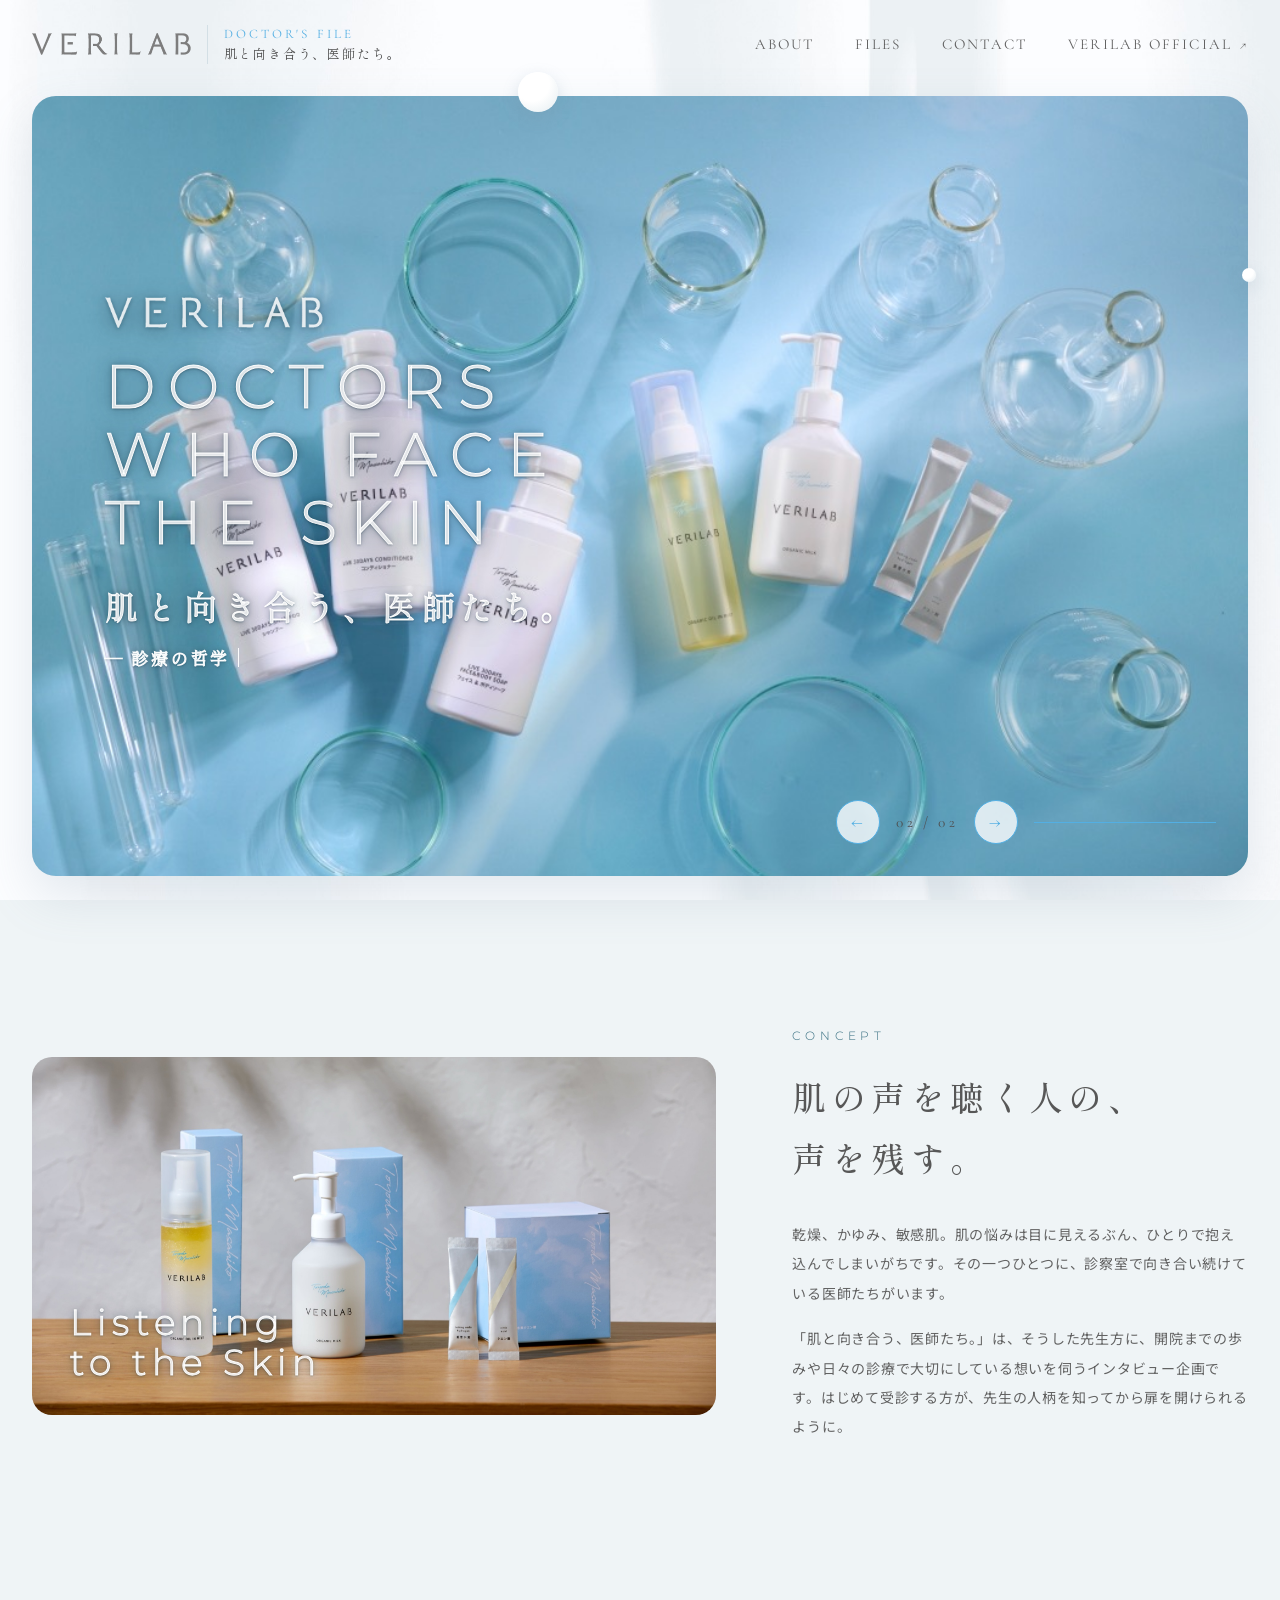
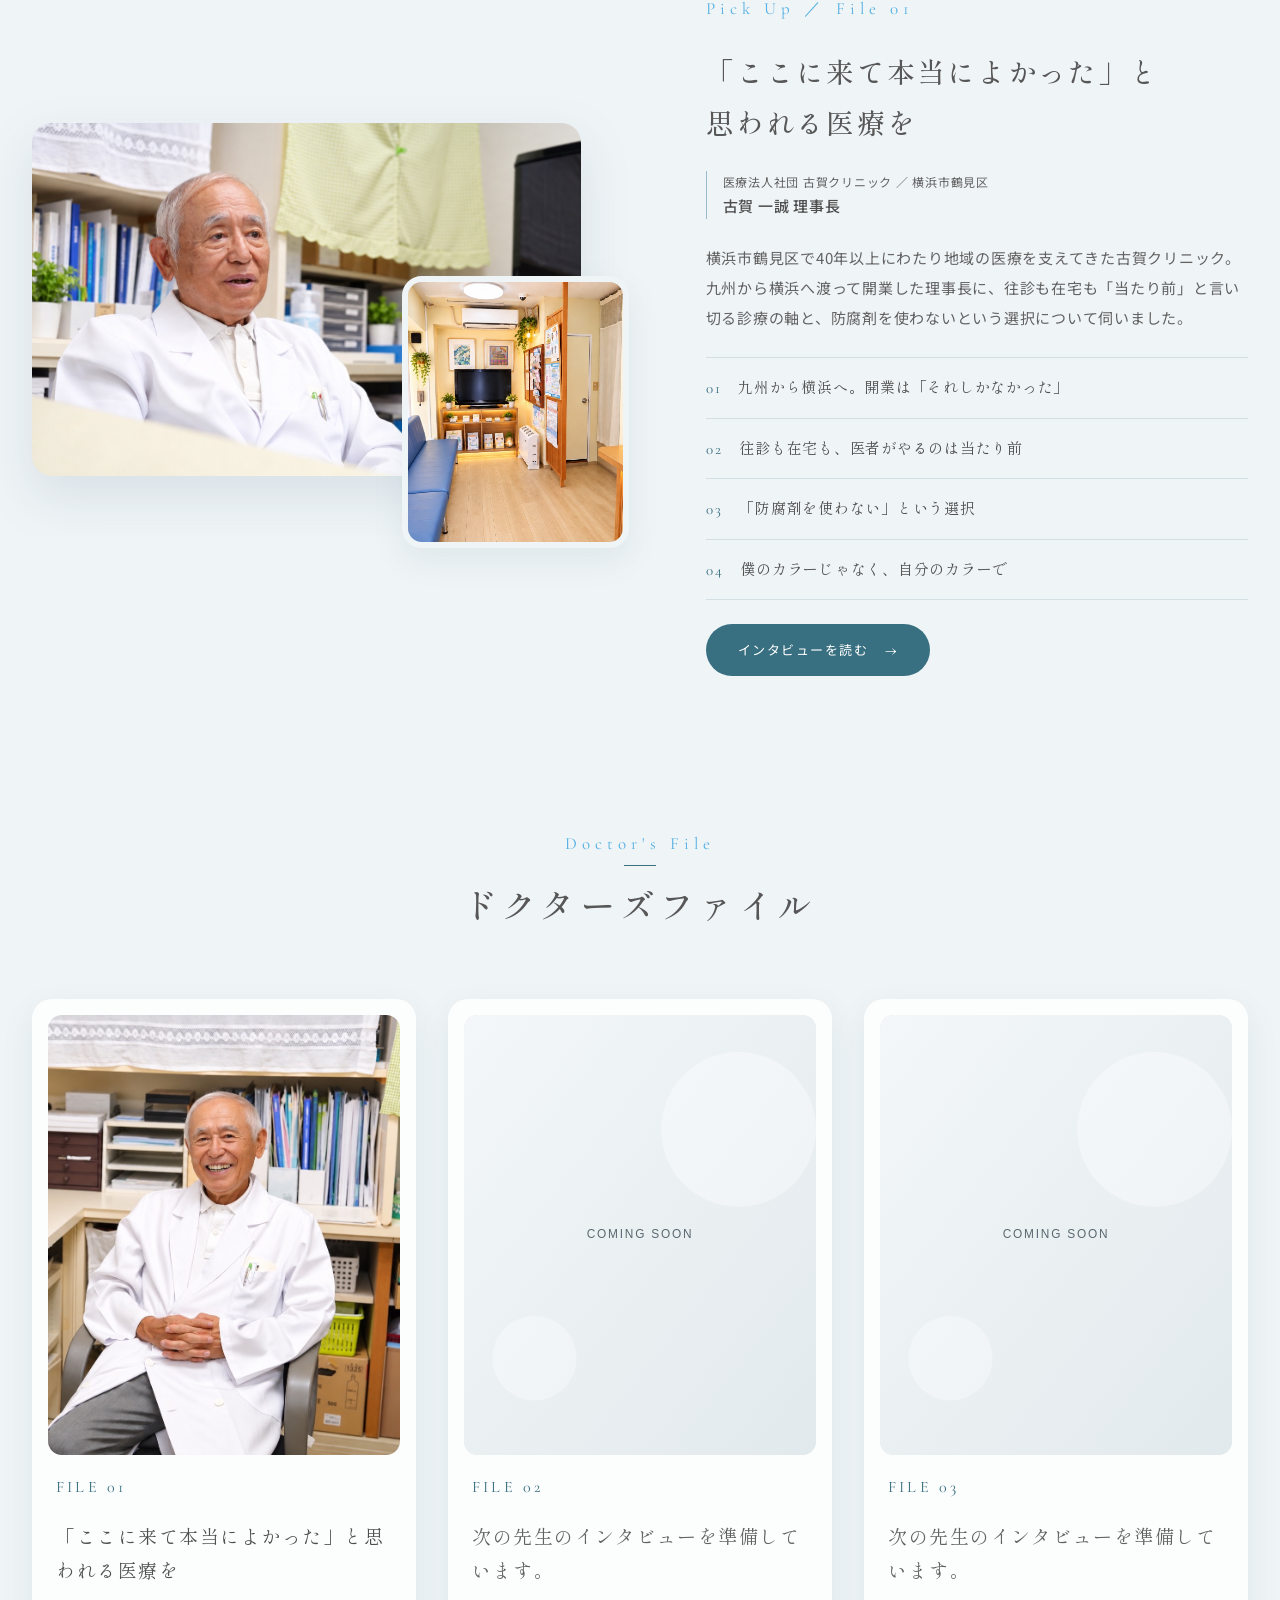
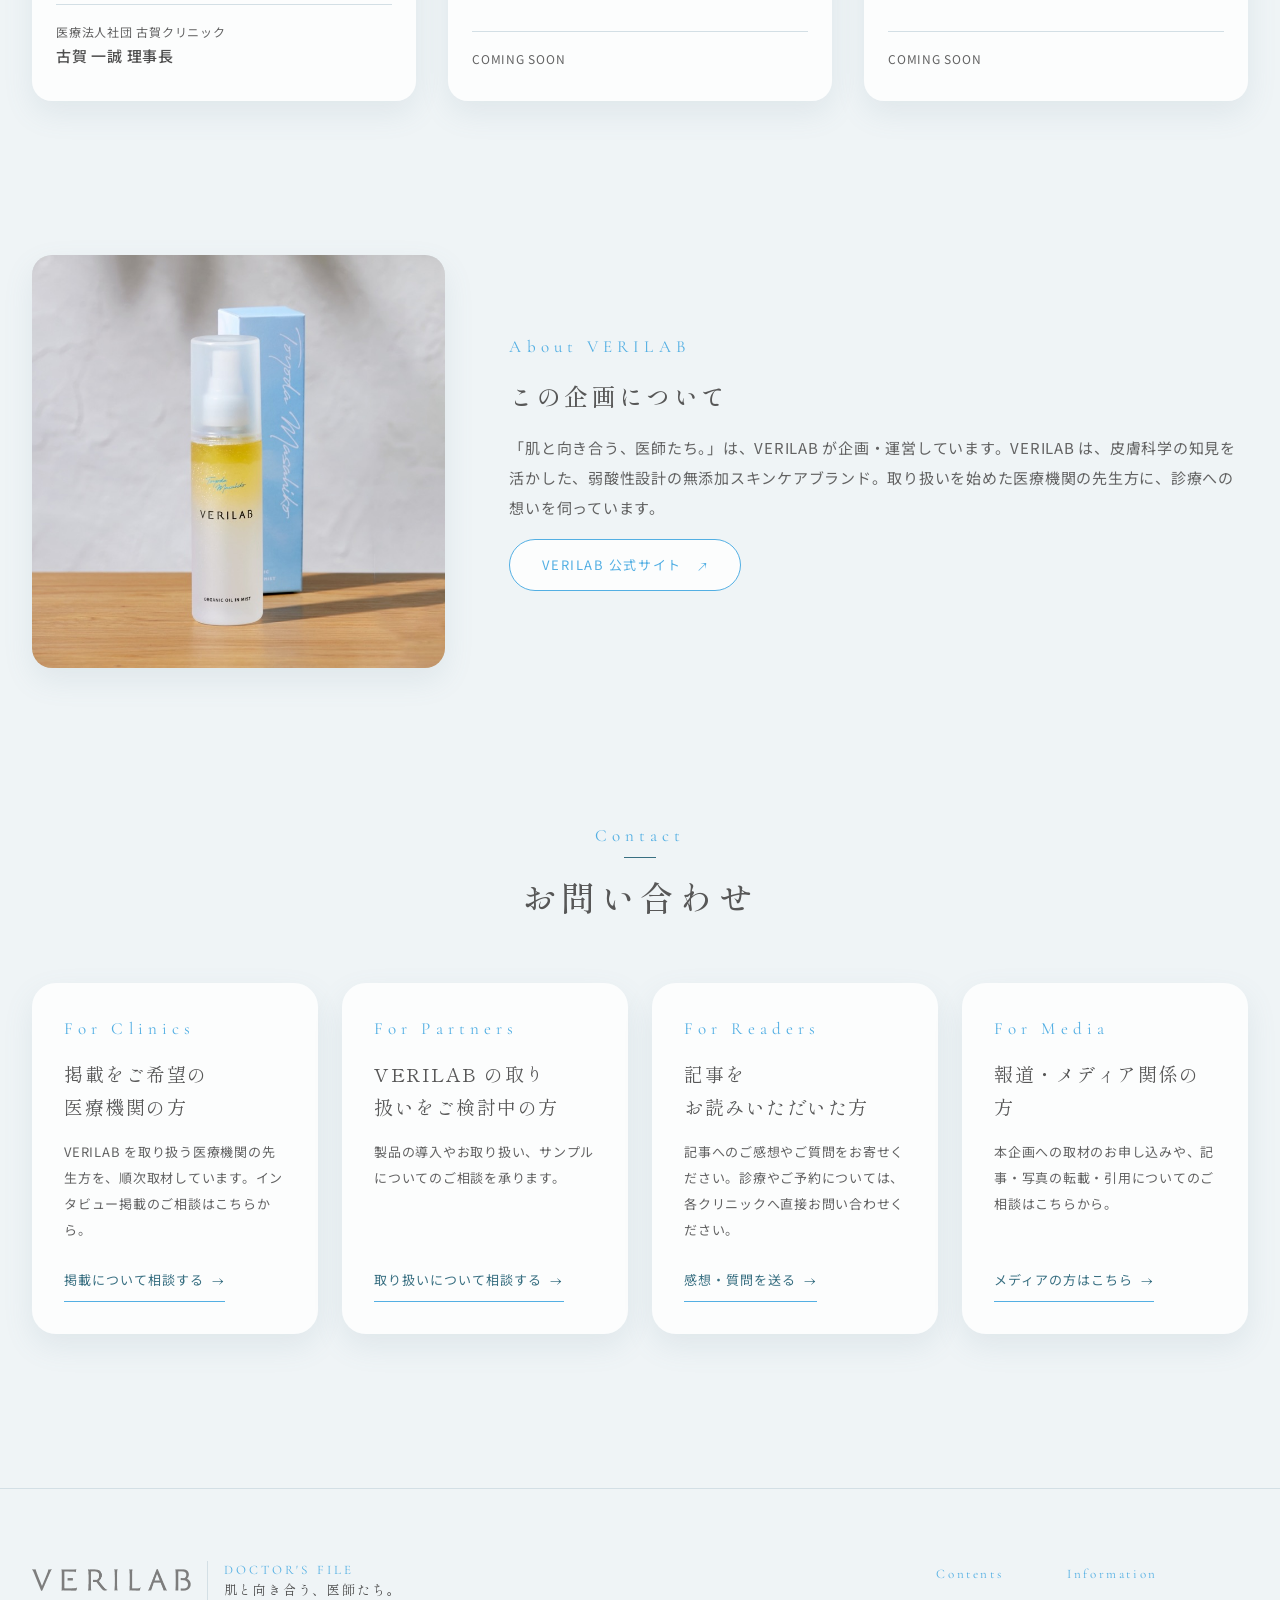
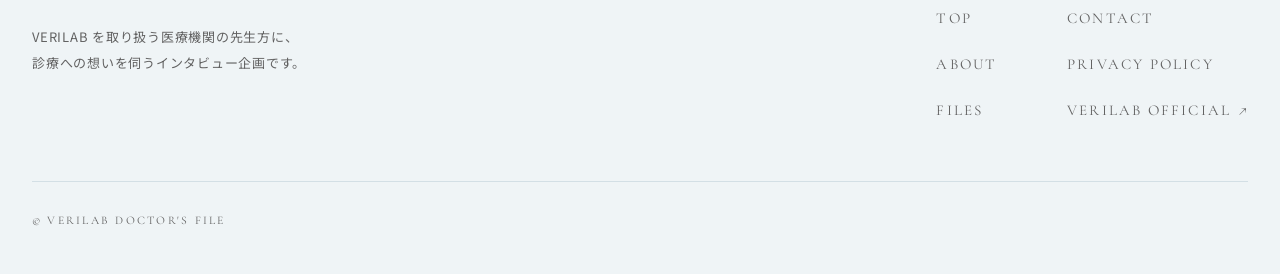
<file: index.html>
<!DOCTYPE html>
<html lang="ja" class="no-js">
<head>
<meta charset="UTF-8">
<meta name="viewport" content="width=device-width, initial-scale=1, viewport-fit=cover">
<title>肌と向き合う、医師たち。｜VERILAB DOCTOR'S FILE</title>
<meta name="description" content="肌の悩みに日々向き合う医師たちに、開院までの歩みや診療で大切にしている想いを伺うインタビュー企画。VERILAB DOCTOR'S FILE">
<meta property="og:type" content="website">
<meta property="og:title" content="肌と向き合う、医師たち。｜VERILAB DOCTOR'S FILE">
<meta property="og:description" content="肌の悩みに日々向き合う医師たちの、診療の哲学を記録するインタビュー企画。">
<meta property="og:image" content="assets/img/ogp.png">
<meta name="twitter:card" content="summary_large_image">
<link rel="icon" href="favicon.svg" type="image/svg+xml">
<link rel="apple-touch-icon" href="assets/img/common/apple-touch-icon.png">
<link rel="preconnect" href="https://fonts.googleapis.com">
<link rel="preconnect" href="https://fonts.gstatic.com" crossorigin>
<link rel="stylesheet" href="https://fonts.googleapis.com/css2?family=Cormorant+Garamond:ital,wght@0,300;0,400;0,500;1,300;1,400&amp;family=Montserrat:wght@300&amp;family=Noto+Sans+JP:wght@400;500&amp;family=Shippori+Mincho:wght@500&amp;display=swap">
<link rel="stylesheet" href="assets/css/base.css">
<link rel="stylesheet" href="assets/css/layout.css">
<link rel="stylesheet" href="assets/css/components.css">
<link rel="stylesheet" href="assets/css/animation.css">
<link rel="stylesheet" href="assets/css/top.css">
<script src="assets/js/common.js" defer></script>
<script src="assets/js/hero.js" defer></script>
</head>
<body>

<header class="site-header">
  <div class="container site-header__inner">
    <a class="site-logo" href="index.html">
      <img class="site-logo__mark" src="assets/img/common/logo-verilab.png" alt="VERILAB" width="317" height="44">
      <span class="site-logo__text">
        <span class="site-logo__en">DOCTOR'S FILE</span>
        <span class="site-logo__ja">肌と向き合う、医師たち。</span>
      </span>
    </a>
    <button class="menu-button" type="button" aria-expanded="false" aria-controls="global-nav" aria-label="メニューを開く">
      <span class="menu-button__bar"></span>
      <span class="menu-button__bar"></span>
    </button>
    <nav class="global-nav" id="global-nav" aria-label="メインメニュー">
      <ul class="global-nav__list">
        <li><a href="#about">ABOUT</a></li>
        <li><a href="#files">FILES</a></li>
        <li><a href="contact/index.html">CONTACT</a></li>
        <li><a href="https://verilab.jp/" target="_blank" rel="noopener">VERILAB OFFICIAL<span class="global-nav__ext" aria-hidden="true">↗</span></a></li>
      </ul>
    </nav>
  </div>
</header>

<main class="site-main">

  <!-- hero：VERILAB 公式と同じ角丸パネル -->
  <section class="hero" aria-label="メインビジュアル">
    <div class="container">
      <div class="hero__stage" data-hero data-interval="6000">

        <div class="hero-visual intro intro--fade intro--d1">
          <a class="hero-slide is-active" href="file/koga-clinic/index.html">
            <img class="hero-slide__img hero-slide__img--right" src="assets/img/top/hero-01.jpg" alt="VERILAB の製品と古賀一誠理事長" width="1535" height="1024">
            <span class="hero-slide__badge">
              <span class="file-no">FILE 01</span>
              <span class="hero-slide__clinic">医療法人社団 古賀クリニック</span>
            </span>
          </a>
          <div class="hero-slide" aria-hidden="true">
            <img class="hero-slide__img" src="assets/img/verilab/lineup-lab.jpg" alt="VERILAB の製品ラインナップ" width="1000" height="667">
          </div>


          <div class="hero__copy">
            <span class="hero__logo-wrap intro intro--d2"><img class="hero__logo" src="assets/img/common/logo-verilab.png" alt="VERILAB" width="317" height="44"></span>
            <p class="hero-display" aria-hidden="true" data-letters>
              <span class="hero-display__line">DOCTORS</span>
              <span class="hero-display__line">WHO FACE</span>
              <span class="hero-display__line">THE SKIN</span>
            </p>
            <h1 class="hero__title intro intro--d3">肌と向き合う、<br class="br-sp">医師たち。</h1>
            <p class="hero__type intro intro--d4">
              <span class="visually-hidden">インタビューで伺うこと：開業までの歩み、診療の哲学、肌と暮らしのこと、次の世代へ</span>
              <span class="hero__type-text" data-typewriter data-words="開業までの歩み|診療の哲学|肌と暮らしのこと|次の世代へ" aria-hidden="true">診療の哲学</span>
            </p>
          </div>
        </div>

        <span class="drop drop--l hero__drop hero__drop--1" aria-hidden="true"></span>
        <span class="drop drop--s drop--slow hero__drop hero__drop--2" aria-hidden="true"></span>

        <div class="hero-controls intro intro--d5">
          <button class="hero-controls__btn" type="button" data-hero-prev aria-label="前の写真へ">←</button>
          <span class="hero-controls__count" aria-hidden="true"><span data-hero-current>01</span> / <span data-hero-total>02</span></span>
          <button class="hero-controls__btn" type="button" data-hero-next aria-label="次の写真へ">→</button>
          <span class="hero-progress__track" aria-hidden="true"><span class="hero-progress__bar"></span></span>
        </div>

      </div>
    </div>
  </section>

  <!-- concept -->
  <section class="concept" id="about" aria-labelledby="concept-title">
    <div class="container concept__inner">
      <div class="concept__media reveal">
        <div class="photo concept__photo">
          <img src="assets/img/verilab/lineup-wood.jpg" alt="VERILAB の製品" width="2400" height="1256" loading="lazy">
        </div>
        <span class="concept__en" aria-hidden="true">Listening<br>to the Skin</span>
      </div>
      <div class="concept__text reveal reveal--d1">
        <span class="concept__label">Concept</span>
        <h2 class="concept__title" id="concept-title">肌の声を聴く人の、<br>声を残す。</h2>
        <div class="concept__lead">
          <p>乾燥、かゆみ、敏感肌。肌の悩みは目に見えるぶん、ひとりで抱え込んでしまいがちです。その一つひとつに、診察室で向き合い続けている医師たちがいます。</p>
          <p>「肌と向き合う、医師たち。」は、そうした先生方に、開院までの歩みや日々の診療で大切にしている想いを伺うインタビュー企画です。はじめて受診する方が、先生の人柄を知ってから扉を開けられるように。</p>
        </div>
      </div>
    </div>
  </section>

  <!-- pick up：最新の記事 -->
  <section class="pickup" aria-labelledby="pickup-title">
    <div class="container pickup__inner">
      <div class="pickup__media reveal">
        <div class="photo photo--float pickup__photo">
          <img src="assets/img/koga-clinic/interview.jpg" alt="インタビューに答える古賀理事長" width="1536" height="987" loading="lazy">
        </div>
        <div class="photo pickup__photo-sub">
          <img src="assets/img/koga-clinic/reception.jpg" alt="古賀クリニックの受付と待合" width="853" height="1024" loading="lazy">
        </div>
      </div>

      <div class="pickup__body reveal reveal--d1">
        <span class="label-en">Pick Up ／ File 01</span>
        <h2 class="pickup__title" id="pickup-title">「ここに来て本当によかった」と<br class="br-pc">思われる医療を</h2>
        <p class="pickup__person">
          <span class="pickup__clinic">医療法人社団 古賀クリニック ／ 横浜市鶴見区</span>
          <span class="pickup__name">古賀 一誠 理事長</span>
        </p>
        <p>横浜市鶴見区で40年以上にわたり地域の医療を支えてきた古賀クリニック。九州から横浜へ渡って開業した理事長に、往診も在宅も「当たり前」と言い切る診療の軸と、防腐剤を使わないという選択について伺いました。</p>
        <ol class="pickup__chapters">
          <li><span class="pickup__chapter-no">01</span>九州から横浜へ。開業は「それしかなかった」</li>
          <li><span class="pickup__chapter-no">02</span>往診も在宅も、医者がやるのは当たり前</li>
          <li><span class="pickup__chapter-no">03</span>「防腐剤を使わない」という選択</li>
          <li><span class="pickup__chapter-no">04</span>僕のカラーじゃなく、自分のカラーで</li>
        </ol>
        <a class="btn-pill" href="file/koga-clinic/index.html">インタビューを読む<span class="btn-pill__arrow" aria-hidden="true">→</span></a>
      </div>
    </div>
  </section>

  <!-- files -->
  <section class="files" id="files" aria-labelledby="files-title">
    <div class="container">
      <div class="section-head section-head--center reveal">
        <span class="label-en label-en--line">Doctor's File</span>
        <h2 class="section-head__title" id="files-title">ドクターズファイル</h2>
      </div>

      <ul class="files__grid">
        <li class="reveal">
          <a class="file-card" href="file/koga-clinic/index.html">
            <div class="photo file-card__photo">
              <img src="assets/img/files/koga-clinic.jpg" alt="" width="819" height="1024" loading="lazy">
            </div>
            <div class="file-card__body">
              <div class="file-card__meta">
                <span class="file-no">FILE 01</span>
              </div>
              <p class="file-card__catch">「ここに来て本当によかった」と思われる医療を</p>
              <div class="file-card__person">
                <span class="file-card__clinic">医療法人社団 古賀クリニック</span>
                <span class="file-card__name">古賀 一誠 理事長</span>
              </div>
            </div>
          </a>
        </li>
        <li class="reveal reveal--d1">
          <div class="file-card file-card--soon">
            <div class="photo file-card__photo">
              <img src="assets/img/files/coming-soon.svg" alt="" width="800" height="1000" loading="lazy">
            </div>
            <div class="file-card__body">
              <div class="file-card__meta">
                <span class="file-no">FILE 02</span>
              </div>
              <p class="file-card__catch">次の先生のインタビューを準備しています。</p>
              <div class="file-card__person">
                <span class="file-card__clinic">COMING SOON</span>
              </div>
            </div>
          </div>
        </li>
        <li class="reveal reveal--d2">
          <div class="file-card file-card--soon">
            <div class="photo file-card__photo">
              <img src="assets/img/files/coming-soon.svg" alt="" width="800" height="1000" loading="lazy">
            </div>
            <div class="file-card__body">
              <div class="file-card__meta">
                <span class="file-no">FILE 03</span>
              </div>
              <p class="file-card__catch">次の先生のインタビューを準備しています。</p>
              <div class="file-card__person">
                <span class="file-card__clinic">COMING SOON</span>
              </div>
            </div>
          </div>
        </li>
      </ul>
    </div>
  </section>

  <!-- info：企画について -->
  <section class="info" aria-label="企画について">
    <div class="container info__grid">
      <div class="info-card info-card--brand reveal" id="brand">
        <div class="photo info-card__photo">
          <img src="assets/img/verilab/oil-mist.jpg" alt="VERILAB オーガニックオイルインミスト" width="740" height="740" loading="lazy">
        </div>
        <div class="info-card__body">
          <span class="label-en">About VERILAB</span>
          <h2 class="info-card__title">この企画について</h2>
          <p class="info-card__text">「肌と向き合う、医師たち。」は、VERILAB が企画・運営しています。VERILAB は、皮膚科学の知見を活かした、弱酸性設計の無添加スキンケアブランド。取り扱いを始めた医療機関の先生方に、診療への想いを伺っています。</p>
          <a class="btn-pill btn-pill--ghost" href="https://verilab.jp/" target="_blank" rel="noopener">VERILAB 公式サイト<span class="btn-pill__arrow" aria-hidden="true">↗</span></a>
        </div>
      </div>
    </div>
  </section>

  <!-- contact：立場ごとのお問い合わせ窓口 -->
  <section class="contact-guide" id="contact" aria-labelledby="contact-guide-title">
    <div class="container">
      <div class="section-head section-head--center reveal">
        <span class="label-en label-en--line">Contact</span>
        <h2 class="section-head__title" id="contact-guide-title">お問い合わせ</h2>
      </div>
      <ul class="contact-guide__grid">
        <li class="reveal">
          <a class="contact-guide__card" href="contact/index.html?type=listing">
            <span class="label-en">For Clinics</span>
            <span class="contact-guide__title">掲載をご希望の医療機関の方</span>
            <span class="contact-guide__text">VERILAB を取り扱う医療機関の先生方を、順次取材しています。インタビュー掲載のご相談はこちらから。</span>
            <span class="contact-guide__more">掲載について相談する<span class="btn-pill__arrow" aria-hidden="true">→</span></span>
          </a>
        </li>
        <li class="reveal reveal--d1">
          <a class="contact-guide__card" href="contact/index.html?type=product">
            <span class="label-en">For Partners</span>
            <span class="contact-guide__title">VERILAB の取り扱いをご検討中の方</span>
            <span class="contact-guide__text">製品の導入やお取り扱い、サンプルについてのご相談を承ります。</span>
            <span class="contact-guide__more">取り扱いについて相談する<span class="btn-pill__arrow" aria-hidden="true">→</span></span>
          </a>
        </li>
        <li class="reveal">
          <a class="contact-guide__card" href="contact/index.html?type=article">
            <span class="label-en">For Readers</span>
            <span class="contact-guide__title">記事をお読みいただいた方</span>
            <span class="contact-guide__text">記事へのご感想やご質問をお寄せください。診療やご予約については、各クリニックへ直接お問い合わせください。</span>
            <span class="contact-guide__more">感想・質問を送る<span class="btn-pill__arrow" aria-hidden="true">→</span></span>
          </a>
        </li>
        <li class="reveal reveal--d1">
          <a class="contact-guide__card" href="contact/index.html?type=media">
            <span class="label-en">For Media</span>
            <span class="contact-guide__title">報道・メディア関係の方</span>
            <span class="contact-guide__text">本企画への取材のお申し込みや、記事・写真の転載・引用についてのご相談はこちらから。</span>
            <span class="contact-guide__more">メディアの方はこちら<span class="btn-pill__arrow" aria-hidden="true">→</span></span>
          </a>
        </li>
      </ul>
    </div>
  </section>

</main>

<footer class="site-footer">
  <div class="container site-footer__inner">
    <div class="site-footer__top">
      <div class="site-footer__brand">
        <a class="site-logo" href="index.html">
          <img class="site-logo__mark" src="assets/img/common/logo-verilab.png" alt="VERILAB" width="317" height="44">
          <span class="site-logo__text">
            <span class="site-logo__en">DOCTOR'S FILE</span>
            <span class="site-logo__ja">肌と向き合う、医師たち。</span>
          </span>
        </a>
        <p class="site-footer__lead">VERILAB を取り扱う医療機関の先生方に、<br>診療への想いを伺うインタビュー企画です。</p>
      </div>
      <nav class="footer-nav" aria-label="フッターメニュー">
        <div class="footer-nav__group">
          <p class="footer-nav__head">Contents</p>
          <ul class="footer-nav__list">
            <li><a href="index.html">TOP</a></li>
            <li><a href="index.html#about">ABOUT</a></li>
            <li><a href="index.html#files">FILES</a></li>
          </ul>
        </div>
        <div class="footer-nav__group">
          <p class="footer-nav__head">Information</p>
          <ul class="footer-nav__list">
            <li><a href="contact/index.html">CONTACT</a></li>
            <li><a href="policy/index.html">PRIVACY POLICY</a></li>
            <li><a href="https://verilab.jp/" target="_blank" rel="noopener">VERILAB OFFICIAL<span class="footer-nav__ext" aria-hidden="true">↗</span></a></li>
          </ul>
        </div>
      </nav>
    </div>
    <p class="site-footer__copy"><small>© VERILAB DOCTOR'S FILE</small></p>
  </div>
</footer>

</body>
</html>
</file>
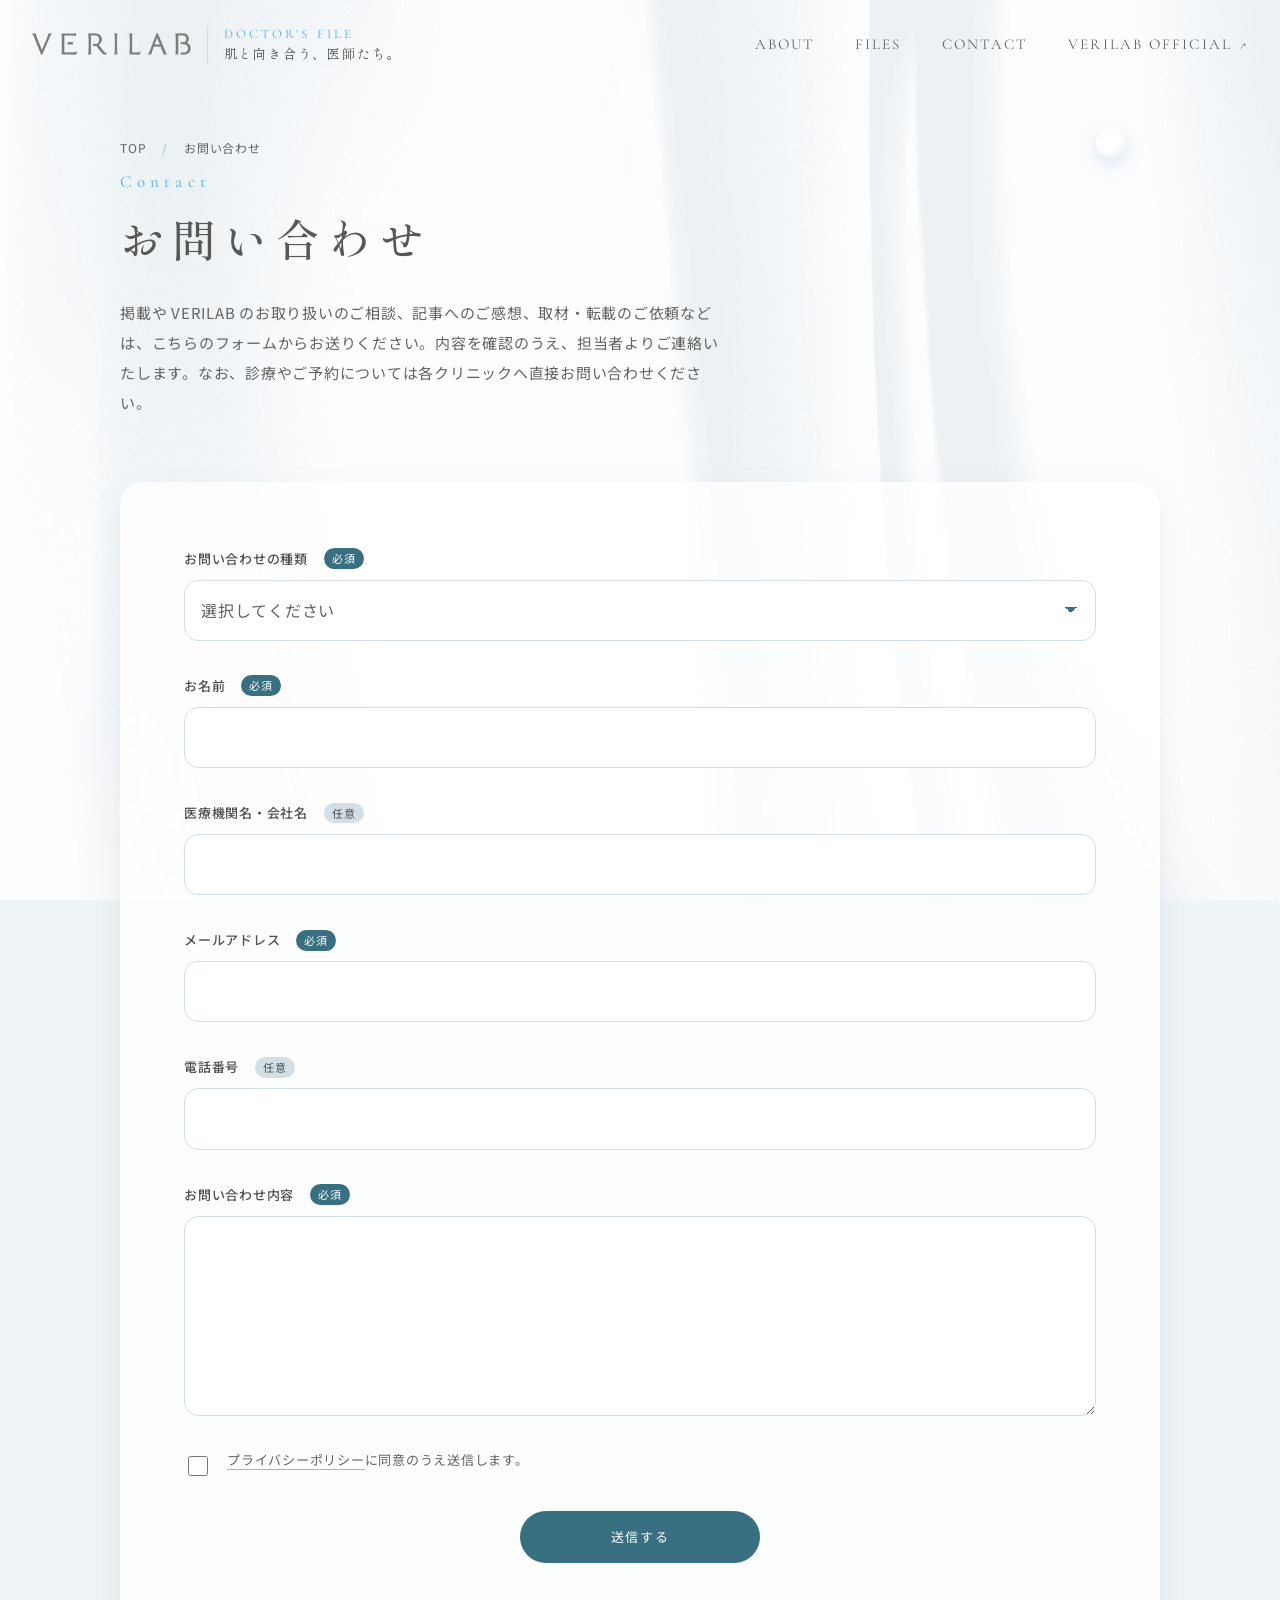
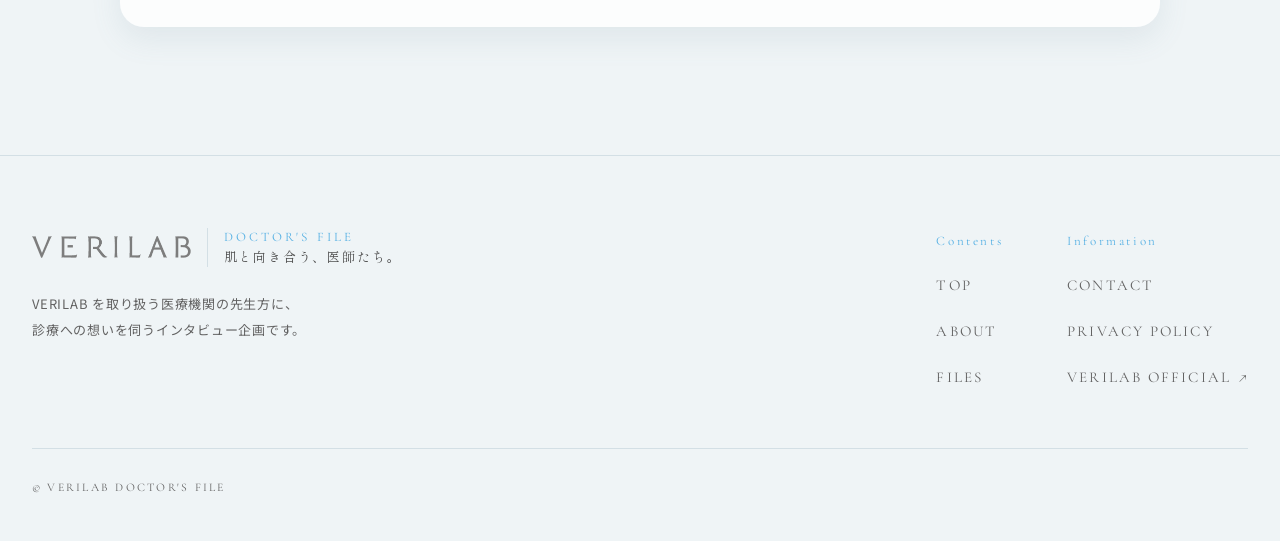
<file: contact/index.html>
<!DOCTYPE html>
<html lang="ja" class="no-js">
<head>
<meta charset="UTF-8">
<meta name="viewport" content="width=device-width, initial-scale=1, viewport-fit=cover">
<title>お問い合わせ｜肌と向き合う、医師たち。</title>
<meta name="description" content="「肌と向き合う、医師たち。」VERILAB DOCTOR'S FILE へのお問い合わせ。掲載・お取り扱い・取材などのご相談はこちらから。">
<link rel="icon" href="../favicon.svg" type="image/svg+xml">
<link rel="apple-touch-icon" href="../assets/img/common/apple-touch-icon.png">
<link rel="preconnect" href="https://fonts.googleapis.com">
<link rel="preconnect" href="https://fonts.gstatic.com" crossorigin>
<link rel="stylesheet" href="https://fonts.googleapis.com/css2?family=Cormorant+Garamond:ital,wght@0,300;0,400;0,500;1,300;1,400&amp;family=Noto+Sans+JP:wght@400;500&amp;family=Shippori+Mincho:wght@500&amp;display=swap">
<link rel="stylesheet" href="../assets/css/base.css">
<link rel="stylesheet" href="../assets/css/layout.css">
<link rel="stylesheet" href="../assets/css/components.css">
<link rel="stylesheet" href="../assets/css/animation.css">
<link rel="stylesheet" href="../assets/css/form.css">
<script src="../assets/js/common.js" defer></script>
<script src="../assets/js/contact.js" defer></script>
</head>
<body>

<header class="site-header">
  <div class="container site-header__inner">
    <a class="site-logo" href="../index.html">
      <img class="site-logo__mark" src="../assets/img/common/logo-verilab.png" alt="VERILAB" width="317" height="44">
      <span class="site-logo__text">
        <span class="site-logo__en">DOCTOR'S FILE</span>
        <span class="site-logo__ja">肌と向き合う、医師たち。</span>
      </span>
    </a>
    <button class="menu-button" type="button" aria-expanded="false" aria-controls="global-nav" aria-label="メニューを開く">
      <span class="menu-button__bar"></span>
      <span class="menu-button__bar"></span>
    </button>
    <nav class="global-nav" id="global-nav" aria-label="メインメニュー">
      <ul class="global-nav__list">
        <li><a href="../index.html#about">ABOUT</a></li>
        <li><a href="../index.html#files">FILES</a></li>
        <li><a href="index.html" aria-current="page">CONTACT</a></li>
        <li><a href="https://verilab.jp/" target="_blank" rel="noopener">VERILAB OFFICIAL<span class="global-nav__ext" aria-hidden="true">↗</span></a></li>
      </ul>
    </nav>
  </div>
</header>

<main class="site-main">

  <div class="container container--mid page-head">
    <span class="drop drop--m" aria-hidden="true"></span>
    <ol class="breadcrumb intro intro--d1">
      <li><a href="../index.html">TOP</a></li>
      <li aria-current="page">お問い合わせ</li>
    </ol>
    <span class="label-en intro intro--d1">Contact</span>
    <h1 class="page-head__title intro intro--d2">お問い合わせ</h1>
    <p class="page-head__lead intro intro--d3">掲載や VERILAB のお取り扱いのご相談、記事へのご感想、取材・転載のご依頼などは、こちらのフォームからお送りください。内容を確認のうえ、担当者よりご連絡いたします。なお、診療やご予約については各クリニックへ直接お問い合わせください。</p>
  </div>

  <section class="container container--mid contact" aria-label="お問い合わせフォーム">
    <div class="panel contact__card reveal">

      <form class="form" id="contact-form" action="#" method="post" novalidate>
        <div class="form__row">
          <label class="form__label" for="contact-type">お問い合わせの種類<span class="form__tag">必須</span></label>
          <select class="form__select" id="contact-type" name="type" required aria-describedby="contact-type-error">
            <option value="">選択してください</option>
            <option value="listing">掲載について（医療機関の方）</option>
            <option value="product">VERILAB の取り扱いについて</option>
            <option value="article">記事へのご感想・ご質問</option>
            <option value="media">取材・転載について（報道・メディアの方）</option>
            <option value="other">その他</option>
          </select>
          <p class="form__error" id="contact-type-error" hidden></p>
        </div>

        <div class="form__row">
          <label class="form__label" for="contact-name">お名前<span class="form__tag">必須</span></label>
          <input class="form__input" id="contact-name" name="name" type="text" autocomplete="name" required aria-describedby="contact-name-error">
          <p class="form__error" id="contact-name-error" hidden></p>
        </div>

        <div class="form__row">
          <label class="form__label" for="contact-org">医療機関名・会社名<span class="form__tag form__tag--optional">任意</span></label>
          <input class="form__input" id="contact-org" name="organization" type="text" autocomplete="organization">
        </div>

        <div class="form__row">
          <label class="form__label" for="contact-email">メールアドレス<span class="form__tag">必須</span></label>
          <input class="form__input" id="contact-email" name="email" type="email" autocomplete="email" inputmode="email" required aria-describedby="contact-email-error">
          <p class="form__error" id="contact-email-error" hidden></p>
        </div>

        <div class="form__row">
          <label class="form__label" for="contact-tel">電話番号<span class="form__tag form__tag--optional">任意</span></label>
          <input class="form__input" id="contact-tel" name="tel" type="tel" autocomplete="tel" inputmode="tel">
        </div>

        <div class="form__row">
          <label class="form__label" for="contact-message">お問い合わせ内容<span class="form__tag">必須</span></label>
          <textarea class="form__textarea" id="contact-message" name="message" required aria-describedby="contact-message-error"></textarea>
          <p class="form__error" id="contact-message-error" hidden></p>
        </div>

        <div class="form__row">
          <label class="form__agree" for="contact-agree">
            <input id="contact-agree" name="agree" type="checkbox" required aria-describedby="contact-agree-error">
            <span><a href="../policy/index.html" target="_blank" rel="noopener">プライバシーポリシー</a>に同意のうえ送信します。</span>
          </label>
          <p class="form__error" id="contact-agree-error" hidden></p>
        </div>

        <button class="btn-pill form__submit" type="submit">送信する</button>
      </form>

      <div class="form__done" id="contact-done" tabindex="-1" role="status" hidden>
        <p>お問い合わせを受け付けました。<br>内容を確認のうえ、担当者よりご連絡いたします。</p>
      </div>

    </div>
  </section>

</main>

<footer class="site-footer">
  <div class="container site-footer__inner">
    <div class="site-footer__top">
      <div class="site-footer__brand">
        <a class="site-logo" href="../index.html">
          <img class="site-logo__mark" src="../assets/img/common/logo-verilab.png" alt="VERILAB" width="317" height="44">
          <span class="site-logo__text">
            <span class="site-logo__en">DOCTOR'S FILE</span>
            <span class="site-logo__ja">肌と向き合う、医師たち。</span>
          </span>
        </a>
        <p class="site-footer__lead">VERILAB を取り扱う医療機関の先生方に、<br>診療への想いを伺うインタビュー企画です。</p>
      </div>
      <nav class="footer-nav" aria-label="フッターメニュー">
        <div class="footer-nav__group">
          <p class="footer-nav__head">Contents</p>
          <ul class="footer-nav__list">
            <li><a href="../index.html">TOP</a></li>
            <li><a href="../index.html#about">ABOUT</a></li>
            <li><a href="../index.html#files">FILES</a></li>
          </ul>
        </div>
        <div class="footer-nav__group">
          <p class="footer-nav__head">Information</p>
          <ul class="footer-nav__list">
            <li><a href="../contact/index.html">CONTACT</a></li>
            <li><a href="../policy/index.html">PRIVACY POLICY</a></li>
            <li><a href="https://verilab.jp/" target="_blank" rel="noopener">VERILAB OFFICIAL<span class="footer-nav__ext" aria-hidden="true">↗</span></a></li>
          </ul>
        </div>
      </nav>
    </div>
    <p class="site-footer__copy"><small>© VERILAB DOCTOR'S FILE</small></p>
  </div>
</footer>

</body>
</html>
</file>
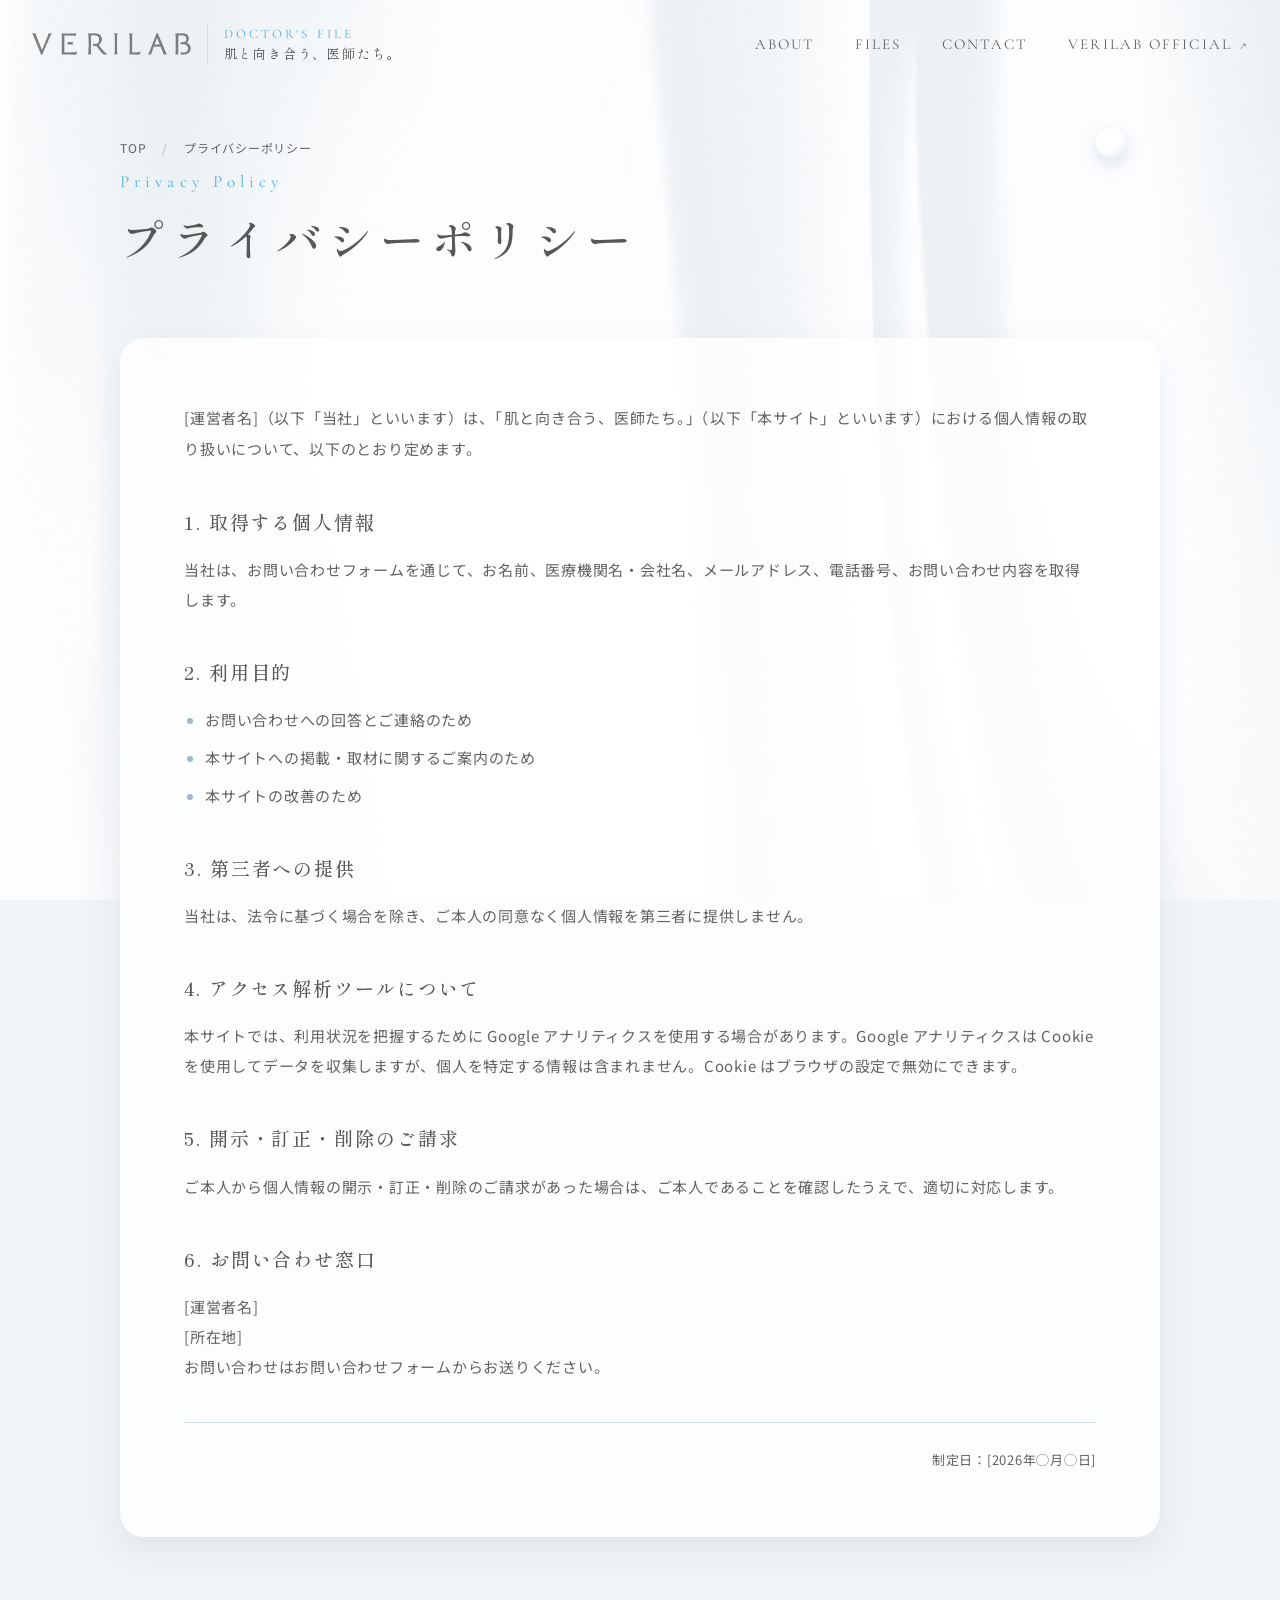
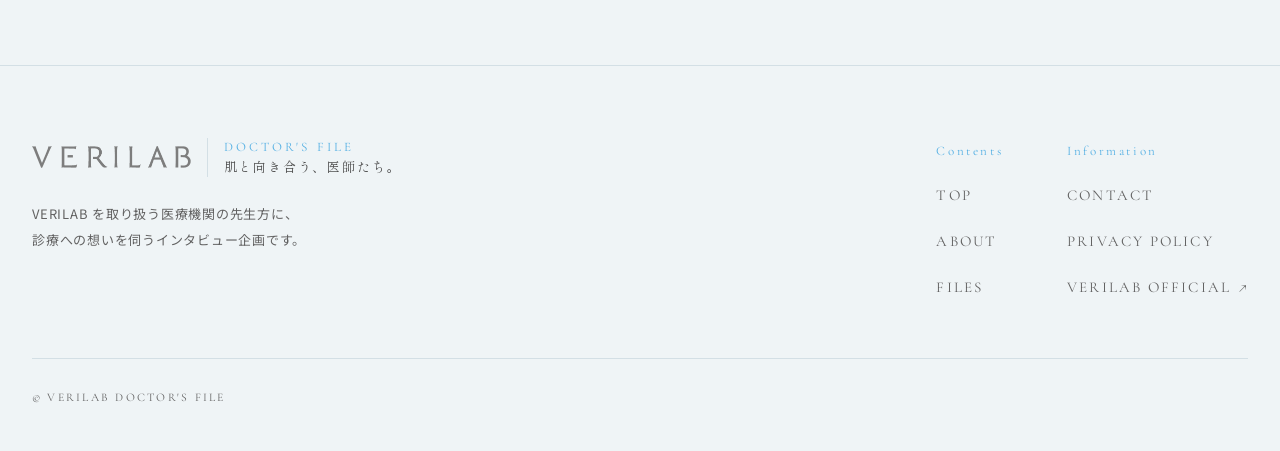
<file: policy/index.html>
<!DOCTYPE html>
<html lang="ja" class="no-js">
<head>
<meta charset="UTF-8">
<meta name="viewport" content="width=device-width, initial-scale=1, viewport-fit=cover">
<title>プライバシーポリシー｜肌と向き合う、医師たち。</title>
<meta name="description" content="「肌と向き合う、医師たち。」VERILAB DOCTOR'S FILE のプライバシーポリシー。">
<link rel="icon" href="../favicon.svg" type="image/svg+xml">
<link rel="apple-touch-icon" href="../assets/img/common/apple-touch-icon.png">
<link rel="preconnect" href="https://fonts.googleapis.com">
<link rel="preconnect" href="https://fonts.gstatic.com" crossorigin>
<link rel="stylesheet" href="https://fonts.googleapis.com/css2?family=Cormorant+Garamond:ital,wght@0,300;0,400;0,500;1,300;1,400&amp;family=Noto+Sans+JP:wght@400;500&amp;family=Shippori+Mincho:wght@500&amp;display=swap">
<link rel="stylesheet" href="../assets/css/base.css">
<link rel="stylesheet" href="../assets/css/layout.css">
<link rel="stylesheet" href="../assets/css/components.css">
<link rel="stylesheet" href="../assets/css/animation.css">
<link rel="stylesheet" href="../assets/css/policy.css">
<script src="../assets/js/common.js" defer></script>
</head>
<body>

<header class="site-header">
  <div class="container site-header__inner">
    <a class="site-logo" href="../index.html">
      <img class="site-logo__mark" src="../assets/img/common/logo-verilab.png" alt="VERILAB" width="317" height="44">
      <span class="site-logo__text">
        <span class="site-logo__en">DOCTOR'S FILE</span>
        <span class="site-logo__ja">肌と向き合う、医師たち。</span>
      </span>
    </a>
    <button class="menu-button" type="button" aria-expanded="false" aria-controls="global-nav" aria-label="メニューを開く">
      <span class="menu-button__bar"></span>
      <span class="menu-button__bar"></span>
    </button>
    <nav class="global-nav" id="global-nav" aria-label="メインメニュー">
      <ul class="global-nav__list">
        <li><a href="../index.html#about">ABOUT</a></li>
        <li><a href="../index.html#files">FILES</a></li>
        <li><a href="../contact/index.html">CONTACT</a></li>
        <li><a href="https://verilab.jp/" target="_blank" rel="noopener">VERILAB OFFICIAL<span class="global-nav__ext" aria-hidden="true">↗</span></a></li>
      </ul>
    </nav>
  </div>
</header>

<main class="site-main">

  <div class="container container--mid page-head">
    <span class="drop drop--m" aria-hidden="true"></span>
    <ol class="breadcrumb intro intro--d1">
      <li><a href="../index.html">TOP</a></li>
      <li aria-current="page">プライバシーポリシー</li>
    </ol>
    <span class="label-en intro intro--d1">Privacy Policy</span>
    <h1 class="page-head__title intro intro--d2">プライバシーポリシー</h1>
  </div>

  <section class="container container--mid policy" aria-label="プライバシーポリシー本文">
    <div class="panel policy__card reveal">

      <p class="policy__intro">[運営者名]（以下「当社」といいます）は、「肌と向き合う、医師たち。」（以下「本サイト」といいます）における個人情報の取り扱いについて、以下のとおり定めます。</p>

      <section class="policy__section">
        <h2 class="policy__heading">1. 取得する個人情報</h2>
        <p>当社は、お問い合わせフォームを通じて、お名前、医療機関名・会社名、メールアドレス、電話番号、お問い合わせ内容を取得します。</p>
      </section>

      <section class="policy__section">
        <h2 class="policy__heading">2. 利用目的</h2>
        <ul class="policy__list">
          <li>お問い合わせへの回答とご連絡のため</li>
          <li>本サイトへの掲載・取材に関するご案内のため</li>
          <li>本サイトの改善のため</li>
        </ul>
      </section>

      <section class="policy__section">
        <h2 class="policy__heading">3. 第三者への提供</h2>
        <p>当社は、法令に基づく場合を除き、ご本人の同意なく個人情報を第三者に提供しません。</p>
      </section>

      <section class="policy__section">
        <h2 class="policy__heading">4. アクセス解析ツールについて</h2>
        <p>本サイトでは、利用状況を把握するために Google アナリティクスを使用する場合があります。Google アナリティクスは Cookie を使用してデータを収集しますが、個人を特定する情報は含まれません。Cookie はブラウザの設定で無効にできます。</p>
      </section>

      <section class="policy__section">
        <h2 class="policy__heading">5. 開示・訂正・削除のご請求</h2>
        <p>ご本人から個人情報の開示・訂正・削除のご請求があった場合は、ご本人であることを確認したうえで、適切に対応します。</p>
      </section>

      <section class="policy__section">
        <h2 class="policy__heading">6. お問い合わせ窓口</h2>
        <p>[運営者名]<br>[所在地]<br>お問い合わせは<a class="text-link" href="../contact/index.html">お問い合わせフォーム</a>からお送りください。</p>
      </section>

      <p class="policy__date">制定日：[2026年◯月◯日]</p>

    </div>
  </section>

</main>

<footer class="site-footer">
  <div class="container site-footer__inner">
    <div class="site-footer__top">
      <div class="site-footer__brand">
        <a class="site-logo" href="../index.html">
          <img class="site-logo__mark" src="../assets/img/common/logo-verilab.png" alt="VERILAB" width="317" height="44">
          <span class="site-logo__text">
            <span class="site-logo__en">DOCTOR'S FILE</span>
            <span class="site-logo__ja">肌と向き合う、医師たち。</span>
          </span>
        </a>
        <p class="site-footer__lead">VERILAB を取り扱う医療機関の先生方に、<br>診療への想いを伺うインタビュー企画です。</p>
      </div>
      <nav class="footer-nav" aria-label="フッターメニュー">
        <div class="footer-nav__group">
          <p class="footer-nav__head">Contents</p>
          <ul class="footer-nav__list">
            <li><a href="../index.html">TOP</a></li>
            <li><a href="../index.html#about">ABOUT</a></li>
            <li><a href="../index.html#files">FILES</a></li>
          </ul>
        </div>
        <div class="footer-nav__group">
          <p class="footer-nav__head">Information</p>
          <ul class="footer-nav__list">
            <li><a href="../contact/index.html">CONTACT</a></li>
            <li><a href="../policy/index.html">PRIVACY POLICY</a></li>
            <li><a href="https://verilab.jp/" target="_blank" rel="noopener">VERILAB OFFICIAL<span class="footer-nav__ext" aria-hidden="true">↗</span></a></li>
          </ul>
        </div>
      </nav>
    </div>
    <p class="site-footer__copy"><small>© VERILAB DOCTOR'S FILE</small></p>
  </div>
</footer>

</body>
</html>
</file>
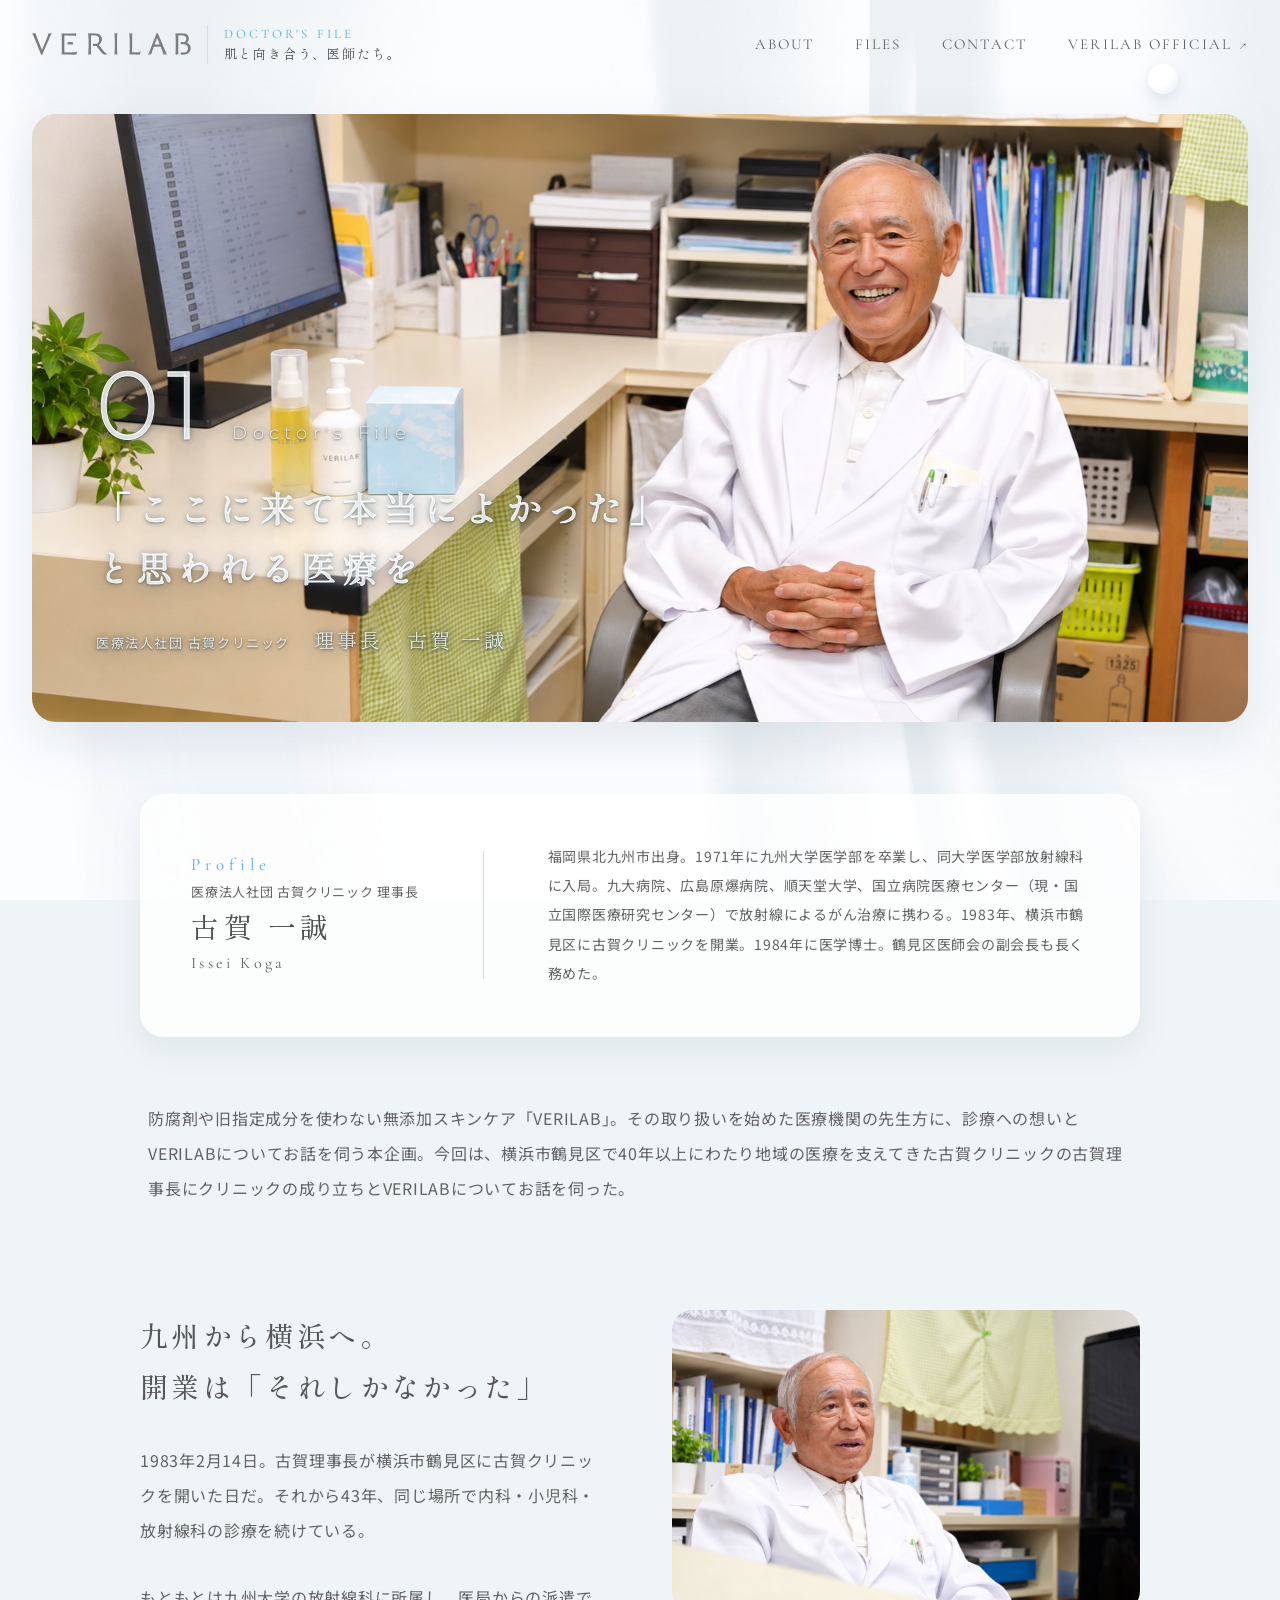
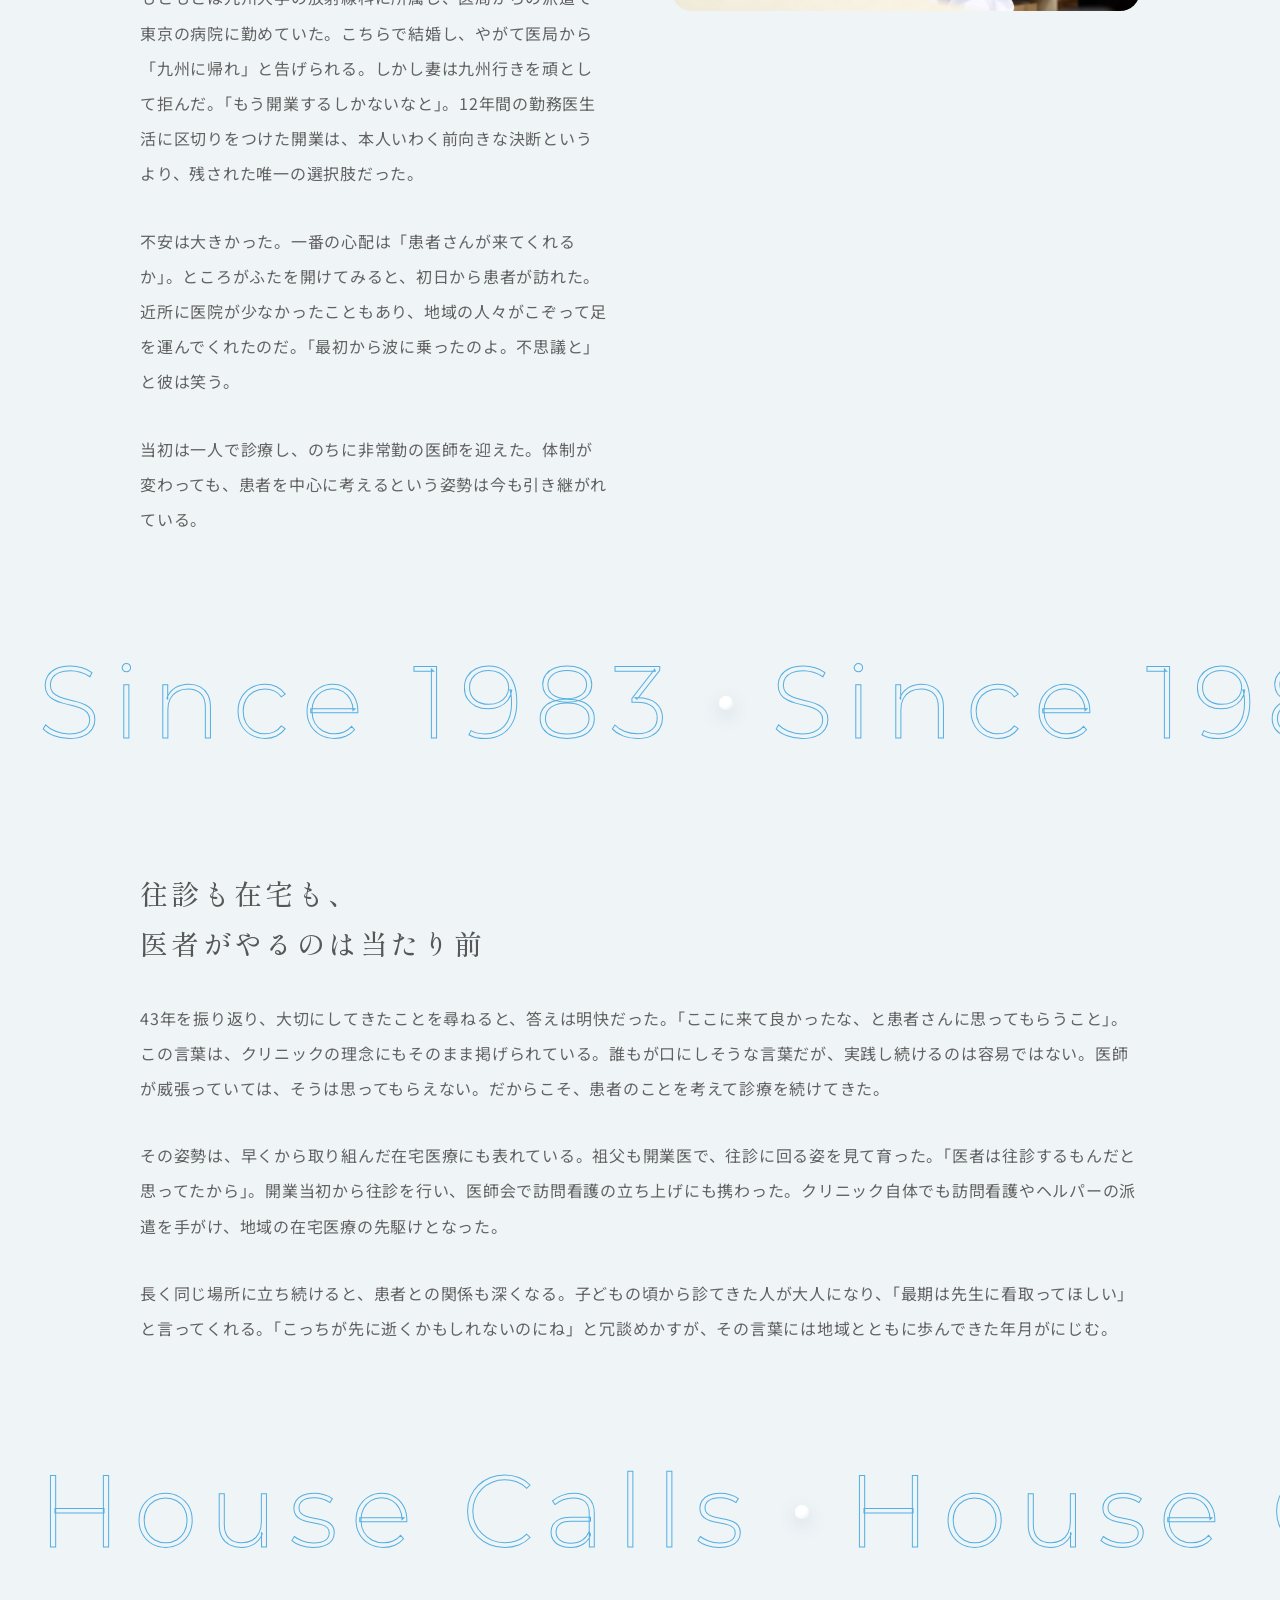
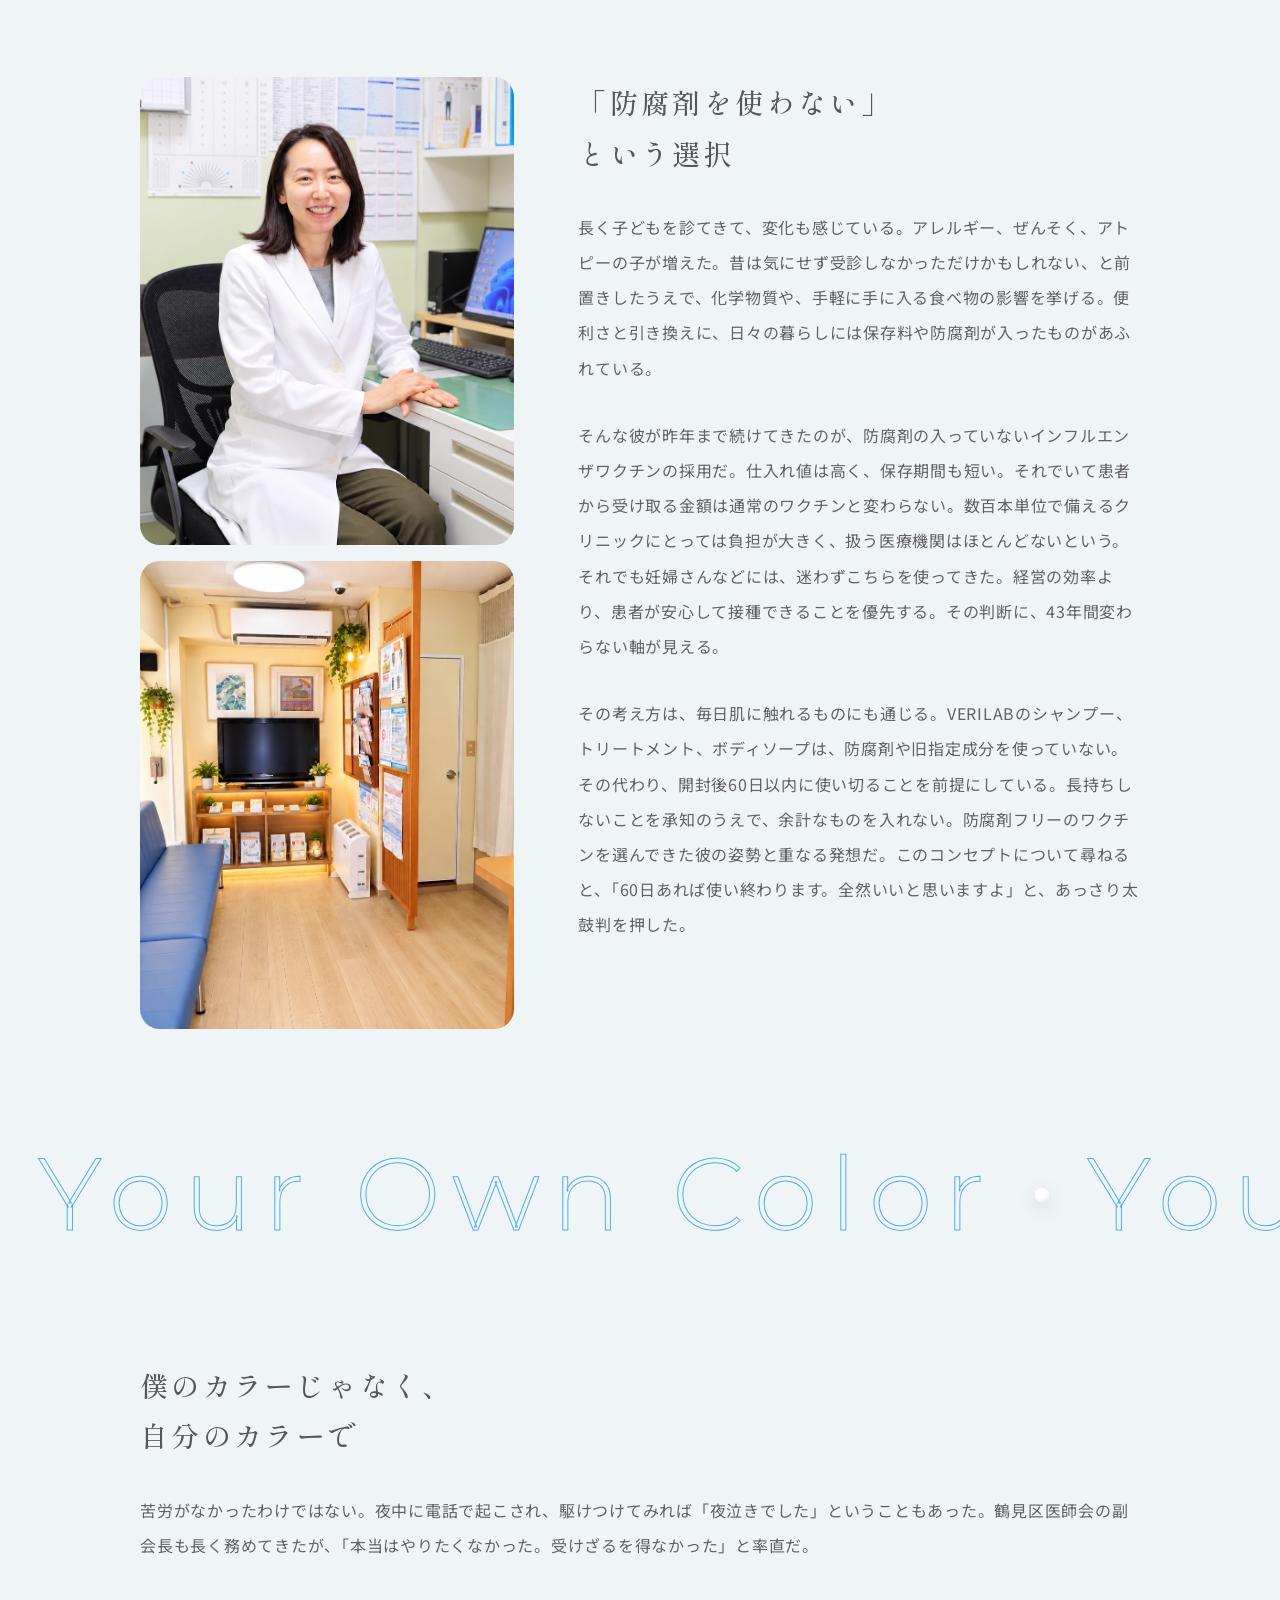
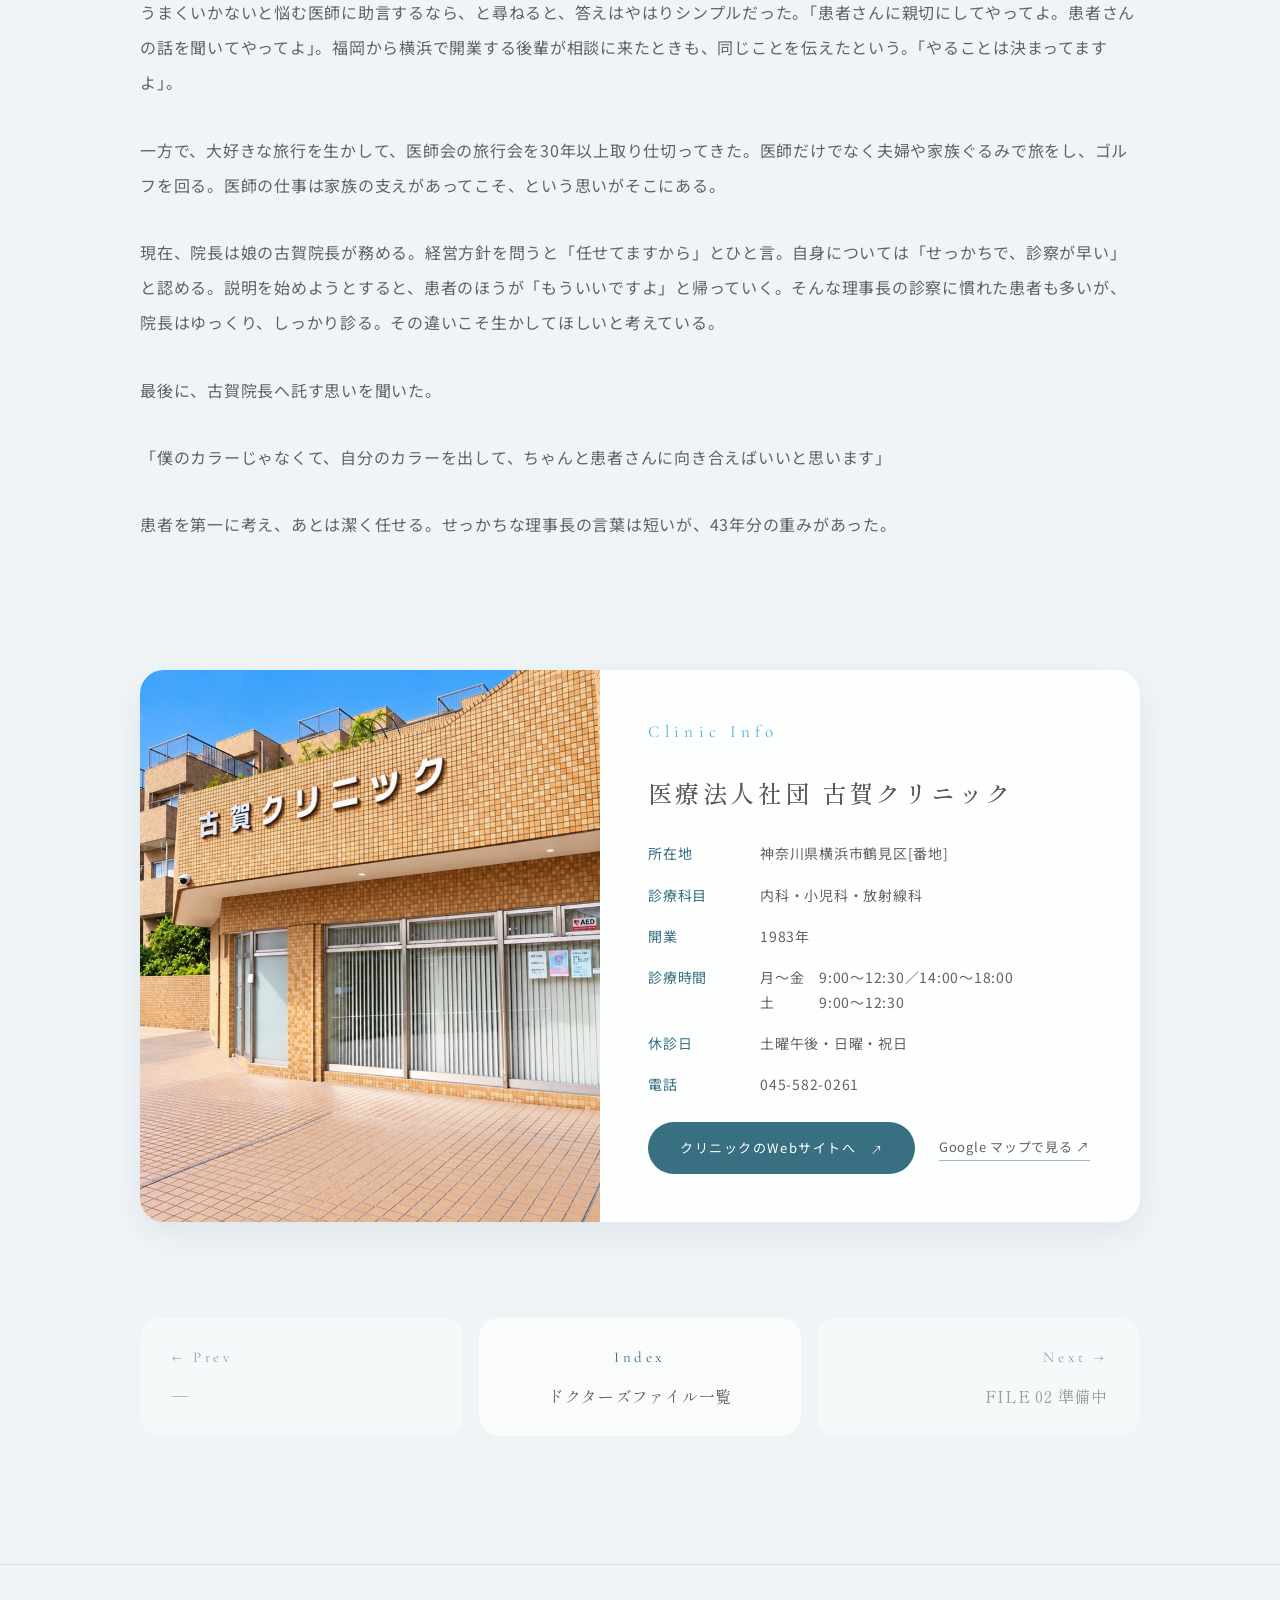
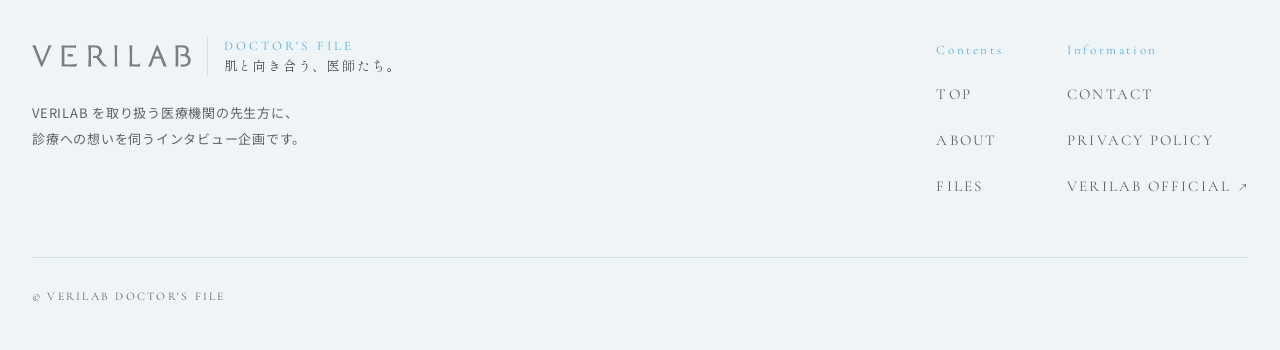
<file: file/koga-clinic/index.html>
<!DOCTYPE html>
<html lang="ja" class="no-js">
<head>
<meta charset="UTF-8">
<meta name="viewport" content="width=device-width, initial-scale=1, viewport-fit=cover">
<title>古賀クリニック 古賀一誠 理事長｜肌と向き合う、医師たち。</title>
<meta name="description" content="横浜市鶴見区で40年以上地域医療を支えてきた古賀クリニック。古賀一誠理事長に、開業の経緯と診療への想い、防腐剤を使わないという選択について伺いました。">
<meta property="og:type" content="article">
<meta property="og:title" content="「ここに来て本当によかった」と思われる医療を｜古賀クリニック">
<meta property="og:description" content="横浜市鶴見区・古賀クリニック 古賀一誠理事長インタビュー。">
<meta property="og:image" content="../../assets/img/koga-clinic/ogp.png">
<meta name="twitter:card" content="summary_large_image">
<link rel="icon" href="../../favicon.svg" type="image/svg+xml">
<link rel="apple-touch-icon" href="../../assets/img/common/apple-touch-icon.png">
<link rel="preconnect" href="https://fonts.googleapis.com">
<link rel="preconnect" href="https://fonts.gstatic.com" crossorigin>
<link rel="stylesheet" href="https://fonts.googleapis.com/css2?family=Cormorant+Garamond:ital,wght@0,300;0,400;0,500;1,300;1,400&amp;family=Montserrat:wght@300&amp;family=Noto+Sans+JP:wght@400;500&amp;family=Shippori+Mincho:wght@500&amp;display=swap">
<link rel="stylesheet" href="../../assets/css/base.css">
<link rel="stylesheet" href="../../assets/css/layout.css">
<link rel="stylesheet" href="../../assets/css/components.css">
<link rel="stylesheet" href="../../assets/css/animation.css">
<link rel="stylesheet" href="../../assets/css/article.css">
<script src="../../assets/js/common.js" defer></script>
</head>
<body>

<header class="site-header">
  <div class="container site-header__inner">
    <a class="site-logo" href="../../index.html">
      <img class="site-logo__mark" src="../../assets/img/common/logo-verilab.png" alt="VERILAB" width="317" height="44">
      <span class="site-logo__text">
        <span class="site-logo__en">DOCTOR'S FILE</span>
        <span class="site-logo__ja">肌と向き合う、医師たち。</span>
      </span>
    </a>
    <button class="menu-button" type="button" aria-expanded="false" aria-controls="global-nav" aria-label="メニューを開く">
      <span class="menu-button__bar"></span>
      <span class="menu-button__bar"></span>
    </button>
    <nav class="global-nav" id="global-nav" aria-label="メインメニュー">
      <ul class="global-nav__list">
        <li><a href="../../index.html#about">ABOUT</a></li>
        <li><a href="../../index.html#files">FILES</a></li>
        <li><a href="../../contact/index.html">CONTACT</a></li>
        <li><a href="https://verilab.jp/" target="_blank" rel="noopener">VERILAB OFFICIAL<span class="global-nav__ext" aria-hidden="true">↗</span></a></li>
      </ul>
    </nav>
  </div>
</header>

<main class="site-main">
  <article>

    <header class="container article-head">
      <span class="drop drop--m" aria-hidden="true"></span>
      <span class="drop drop--s drop--slow" aria-hidden="true"></span>
      <div class="article-head__stage">
        <div class="photo photo--float article-head__visual zoom-in intro intro--fade intro--d1">
          <img src="../../assets/img/koga-clinic/main.jpg" alt="VERILAB の製品と古賀一誠理事長" width="1535" height="768">
        </div>
        <div class="article-head__text">
          <p class="article-head__no intro intro--d2" aria-label="FILE 01"><span class="article-head__no-label" aria-hidden="true">Doctor's File</span><span class="article-head__no-num" aria-hidden="true">01</span></p>
          <h1 class="article-head__title intro intro--d3">「ここに来て<br class="br-sp">本当によかった」<br>と思われる医療を</h1>
          <p class="article-head__person intro intro--d4">
            <span class="article-head__clinic">医療法人社団 古賀クリニック</span>
            <span class="article-head__name">理事長　古賀 一誠</span>
          </p>
        </div>
      </div>
    </header>

    <section class="container container--article profile" aria-label="プロフィール">
      <div class="panel profile__card reveal">
        <div class="profile__head">
          <span class="label-en">Profile</span>
          <span class="profile__role">医療法人社団 古賀クリニック 理事長</span>
          <span class="profile__name">古賀 一誠</span>
          <span class="profile__name-en">Issei Koga</span>
        </div>
        <p class="profile__career">福岡県北九州市出身。1971年に九州大学医学部を卒業し、同大学医学部放射線科に入局。九大病院、広島原爆病院、順天堂大学、国立病院医療センター（現・国立国際医療研究センター）で放射線によるがん治療に携わる。1983年、横浜市鶴見区に古賀クリニックを開業。1984年に医学博士。鶴見区医師会の副会長も長く務めた。</p>
      </div>
      <p class="article-lead reveal">防腐剤や旧指定成分を使わない無添加スキンケア「VERILAB」。その取り扱いを始めた医療機関の先生方に、診療への想いとVERILABについてお話を伺う本企画。今回は、横浜市鶴見区で40年以上にわたり地域の医療を支えてきた古賀クリニックの古賀理事長にクリニックの成り立ちとVERILABについてお話を伺った。</p>
    </section>

    <div class="container container--article article-body">

      <section class="chapter chapter--media chapter--wide reveal" aria-labelledby="ch1">
        <div class="chapter__text">
          <h2 class="chapter__title" id="ch1">九州から横浜へ。<br>開業は「それしかなかった」</h2>
          <p>1983年2月14日。古賀理事長が横浜市鶴見区に古賀クリニックを開いた日だ。それから43年、同じ場所で内科・小児科・放射線科の診療を続けている。</p>
          <p>もともとは九州大学の放射線科に所属し、医局からの派遣で東京の病院に勤めていた。こちらで結婚し、やがて医局から「九州に帰れ」と告げられる。しかし妻は九州行きを頑として拒んだ。「もう開業するしかないなと」。12年間の勤務医生活に区切りをつけた開業は、本人いわく前向きな決断というより、残された唯一の選択肢だった。</p>
          <p>不安は大きかった。一番の心配は「患者さんが来てくれるか」。ところがふたを開けてみると、初日から患者が訪れた。近所に医院が少なかったこともあり、地域の人々がこぞって足を運んでくれたのだ。「最初から波に乗ったのよ。不思議と」と彼は笑う。</p>
          <p>当初は一人で診療し、のちに非常勤の医師を迎えた。体制が変わっても、患者を中心に考えるという姿勢は今も引き継がれている。</p>
        </div>
        <figure class="photo chapter__photo chapter__photo--ch1">
          <img src="../../assets/img/koga-clinic/interview.jpg" alt="インタビューに答える古賀理事長" width="1536" height="987" loading="lazy">
        </figure>
      </section>

      <div class="eyecatch reveal" aria-hidden="true">
        <div class="eyecatch__track"><span class="eyecatch__word">Since 1983</span><span class="eyecatch__dot"></span><span class="eyecatch__word">Since 1983</span><span class="eyecatch__dot"></span><span class="eyecatch__word">Since 1983</span><span class="eyecatch__dot"></span><span class="eyecatch__word">Since 1983</span><span class="eyecatch__dot"></span><span class="eyecatch__word">Since 1983</span><span class="eyecatch__dot"></span><span class="eyecatch__word">Since 1983</span><span class="eyecatch__dot"></span><span class="eyecatch__word">Since 1983</span><span class="eyecatch__dot"></span><span class="eyecatch__word">Since 1983</span><span class="eyecatch__dot"></span></div>
      </div>

      <section class="chapter reveal" aria-labelledby="ch2">
        <h2 class="chapter__title" id="ch2">往診も在宅も、<br>医者がやるのは当たり前</h2>
        <p>43年を振り返り、大切にしてきたことを尋ねると、答えは明快だった。「ここに来て良かったな、と患者さんに思ってもらうこと」。この言葉は、クリニックの理念にもそのまま掲げられている。誰もが口にしそうな言葉だが、実践し続けるのは容易ではない。医師が威張っていては、そうは思ってもらえない。だからこそ、患者のことを考えて診療を続けてきた。</p>
        <p>その姿勢は、早くから取り組んだ在宅医療にも表れている。祖父も開業医で、往診に回る姿を見て育った。「医者は往診するもんだと思ってたから」。開業当初から往診を行い、医師会で訪問看護の立ち上げにも携わった。クリニック自体でも訪問看護やヘルパーの派遣を手がけ、地域の在宅医療の先駆けとなった。</p>
        <p>長く同じ場所に立ち続けると、患者との関係も深くなる。子どもの頃から診てきた人が大人になり、「最期は先生に看取ってほしい」と言ってくれる。「こっちが先に逝くかもしれないのにね」と冗談めかすが、その言葉には地域とともに歩んできた年月がにじむ。</p>
      </section>

      <div class="eyecatch reveal eyecatch--reverse" aria-hidden="true">
        <div class="eyecatch__track"><span class="eyecatch__word">House Calls</span><span class="eyecatch__dot"></span><span class="eyecatch__word">House Calls</span><span class="eyecatch__dot"></span><span class="eyecatch__word">House Calls</span><span class="eyecatch__dot"></span><span class="eyecatch__word">House Calls</span><span class="eyecatch__dot"></span><span class="eyecatch__word">House Calls</span><span class="eyecatch__dot"></span><span class="eyecatch__word">House Calls</span><span class="eyecatch__dot"></span><span class="eyecatch__word">House Calls</span><span class="eyecatch__dot"></span><span class="eyecatch__word">House Calls</span><span class="eyecatch__dot"></span></div>
      </div>

      <section class="chapter chapter--media chapter--reverse reveal" aria-labelledby="ch3">
        <div class="chapter__text">
          <h2 class="chapter__title" id="ch3">「防腐剤を使わない」<br>という選択</h2>
          <p>長く子どもを診てきて、変化も感じている。アレルギー、ぜんそく、アトピーの子が増えた。昔は気にせず受診しなかっただけかもしれない、と前置きしたうえで、化学物質や、手軽に手に入る食べ物の影響を挙げる。便利さと引き換えに、日々の暮らしには保存料や防腐剤が入ったものがあふれている。</p>
          <p>そんな彼が昨年まで続けてきたのが、防腐剤の入っていないインフルエンザワクチンの採用だ。仕入れ値は高く、保存期間も短い。それでいて患者から受け取る金額は通常のワクチンと変わらない。数百本単位で備えるクリニックにとっては負担が大きく、扱う医療機関はほとんどないという。それでも妊婦さんなどには、迷わずこちらを使ってきた。経営の効率より、患者が安心して接種できることを優先する。その判断に、43年間変わらない軸が見える。</p>
          <p>その考え方は、毎日肌に触れるものにも通じる。VERILABのシャンプー、トリートメント、ボディソープは、防腐剤や旧指定成分を使っていない。その代わり、開封後60日以内に使い切ることを前提にしている。長持ちしないことを承知のうえで、余計なものを入れない。防腐剤フリーのワクチンを選んできた彼の姿勢と重なる発想だ。このコンセプトについて尋ねると、「60日あれば使い終わります。全然いいと思いますよ」と、あっさり太鼓判を押した。</p>
        </div>
        <div class="chapter__photos">
          <figure class="photo chapter__photo">
            <img src="../../assets/img/koga-clinic/room.jpg" alt="診察室の古賀院長" width="905" height="1086" loading="lazy">
          </figure>
          <figure class="photo chapter__photo">
            <img src="../../assets/img/koga-clinic/reception.jpg" alt="古賀クリニックの受付と待合" width="853" height="1024" loading="lazy">
          </figure>
        </div>
      </section>

      <div class="eyecatch reveal" aria-hidden="true">
        <div class="eyecatch__track"><span class="eyecatch__word">Your Own Color</span><span class="eyecatch__dot"></span><span class="eyecatch__word">Your Own Color</span><span class="eyecatch__dot"></span><span class="eyecatch__word">Your Own Color</span><span class="eyecatch__dot"></span><span class="eyecatch__word">Your Own Color</span><span class="eyecatch__dot"></span><span class="eyecatch__word">Your Own Color</span><span class="eyecatch__dot"></span><span class="eyecatch__word">Your Own Color</span><span class="eyecatch__dot"></span><span class="eyecatch__word">Your Own Color</span><span class="eyecatch__dot"></span><span class="eyecatch__word">Your Own Color</span><span class="eyecatch__dot"></span></div>
      </div>

      <section class="chapter reveal" aria-labelledby="ch4">
        <h2 class="chapter__title" id="ch4">僕のカラーじゃなく、<br>自分のカラーで</h2>
        <p>苦労がなかったわけではない。夜中に電話で起こされ、駆けつけてみれば「夜泣きでした」ということもあった。鶴見区医師会の副会長も長く務めてきたが、「本当はやりたくなかった。受けざるを得なかった」と率直だ。</p>
        <p>うまくいかないと悩む医師に助言するなら、と尋ねると、答えはやはりシンプルだった。「患者さんに親切にしてやってよ。患者さんの話を聞いてやってよ」。福岡から横浜で開業する後輩が相談に来たときも、同じことを伝えたという。「やることは決まってますよ」。</p>
        <p>一方で、大好きな旅行を生かして、医師会の旅行会を30年以上取り仕切ってきた。医師だけでなく夫婦や家族ぐるみで旅をし、ゴルフを回る。医師の仕事は家族の支えがあってこそ、という思いがそこにある。</p>
        <p>現在、院長は娘の古賀院長が務める。経営方針を問うと「任せてますから」とひと言。自身については「せっかちで、診察が早い」と認める。説明を始めようとすると、患者のほうが「もういいですよ」と帰っていく。そんな理事長の診察に慣れた患者も多いが、院長はゆっくり、しっかり診る。その違いこそ生かしてほしいと考えている。</p>
        <p>最後に、古賀院長へ託す思いを聞いた。</p>
        <p>「僕のカラーじゃなくて、自分のカラーを出して、ちゃんと患者さんに向き合えばいいと思います」</p>
        <p>患者を第一に考え、あとは潔く任せる。せっかちな理事長の言葉は短いが、43年分の重みがあった。</p>
      </section>

    </div>

    <section class="container container--article clinic" id="clinic" aria-labelledby="clinic-title">
      <div class="panel clinic__card reveal">
        <div class="photo clinic__photo">
          <img src="../../assets/img/koga-clinic/exterior.jpg" class="clinic__photo-img" alt="古賀クリニックの外観" width="1000" height="1000" loading="lazy">
        </div>
        <div class="clinic__body">
          <span class="label-en">Clinic Info</span>
          <h2 class="clinic__name" id="clinic-title">医療法人社団 古賀クリニック</h2>
          <dl class="clinic__info">
            <dt>所在地</dt><dd>神奈川県横浜市鶴見区[番地]</dd>
            <dt>診療科目</dt><dd>内科・小児科・放射線科</dd>
            <dt>開業</dt><dd>1983年</dd>
            <dt>診療時間</dt><dd>月〜金　9:00〜12:30／14:00〜18:00<br>土　　　9:00〜12:30</dd>
            <dt>休診日</dt><dd>土曜午後・日曜・祝日</dd>
            <dt>電話</dt><dd><a href="tel:0455820261">045-582-0261</a></dd>
          </dl>
          <div class="clinic__actions">
            <a class="btn-pill" href="https://www.e-oishasan.org/" target="_blank" rel="noopener">クリニックのWebサイトへ<span class="btn-pill__arrow" aria-hidden="true">↗</span></a>
            <a class="text-link" href="https://www.google.com/maps/search/?api=1&amp;query=%E5%8F%A4%E8%B3%80%E3%82%AF%E3%83%AA%E3%83%8B%E3%83%83%E3%82%AF+%E6%A8%AA%E6%B5%9C%E5%B8%82%E9%B6%B4%E8%A6%8B%E5%8C%BA" target="_blank" rel="noopener">Google マップで見る ↗</a>
          </div>
        </div>
      </div>
    </section>

    <nav class="container container--article pager" aria-label="ほかのインタビュー">
      <ul class="pager__list">
        <li><span class="pager__item pager__item--disabled"><span class="pager__label">← Prev</span><span class="pager__title">—</span></span></li>
        <li><a class="pager__item pager__item--center" href="../../index.html#files"><span class="pager__label">Index</span><span class="pager__title">ドクターズファイル一覧</span></a></li>
        <li><span class="pager__item pager__item--end pager__item--disabled"><span class="pager__label">Next →</span><span class="pager__title">FILE 02 準備中</span></span></li>
      </ul>
    </nav>

  </article>
</main>

<footer class="site-footer">
  <div class="container site-footer__inner">
    <div class="site-footer__top">
      <div class="site-footer__brand">
        <a class="site-logo" href="../../index.html">
          <img class="site-logo__mark" src="../../assets/img/common/logo-verilab.png" alt="VERILAB" width="317" height="44">
          <span class="site-logo__text">
            <span class="site-logo__en">DOCTOR'S FILE</span>
            <span class="site-logo__ja">肌と向き合う、医師たち。</span>
          </span>
        </a>
        <p class="site-footer__lead">VERILAB を取り扱う医療機関の先生方に、<br>診療への想いを伺うインタビュー企画です。</p>
      </div>
      <nav class="footer-nav" aria-label="フッターメニュー">
        <div class="footer-nav__group">
          <p class="footer-nav__head">Contents</p>
          <ul class="footer-nav__list">
            <li><a href="../../index.html">TOP</a></li>
            <li><a href="../../index.html#about">ABOUT</a></li>
            <li><a href="../../index.html#files">FILES</a></li>
          </ul>
        </div>
        <div class="footer-nav__group">
          <p class="footer-nav__head">Information</p>
          <ul class="footer-nav__list">
            <li><a href="../../contact/index.html">CONTACT</a></li>
            <li><a href="../../policy/index.html">PRIVACY POLICY</a></li>
            <li><a href="https://verilab.jp/" target="_blank" rel="noopener">VERILAB OFFICIAL<span class="footer-nav__ext" aria-hidden="true">↗</span></a></li>
          </ul>
        </div>
      </nav>
    </div>
    <p class="site-footer__copy"><small>© VERILAB DOCTOR'S FILE</small></p>
  </div>
</footer>

</body>
</html>
</file>
<file: assets/css/base.css>
@charset "UTF-8";
/* ==========================================================
   base.css — デザイントークン・リセット・基本タイポグラフィ
   世界観：VERILAB 公式に準拠（アイスブルーの地、カーテン越しの光）
   ========================================================== */

:root {
  /* color */
  --c-bg: #EFF4F6;
  --c-surface: rgba(255, 255, 255, 0.78);
  --c-surface-solid: #FFFFFF;
  --c-surface-strong: rgba(255, 255, 255, 0.84);
  --c-surface-light: rgba(255, 255, 255, 0.7);
  --c-bg-header: rgba(239, 244, 246, 0.86);
  --c-bg-menu: rgba(239, 244, 246, 0.96);
  --c-hero-display: #34596A;
  /* メインビジュアルのコピー：透ける白（ガラス風）と、輪郭を立てる淡い影 */
  --c-hero-text: rgba(255, 255, 255, 0.82);
  --c-hero-edge: rgba(255, 255, 255, 0.95);
  --c-hero-shadow: rgba(18, 44, 60, 0.5);
  --c-text: #626262;
  --c-text-strong: #4F4F4F;
  --c-head: #575757;
  --c-accent: #386F81;
  --c-accent-deep: #2C5A69;
  --c-sky: #53AFE3;
  --c-sky-pale: #D7E8F1;
  --c-blue: #98BACC;
  --c-blue-pale: #DCE8EE;
  --c-line: #D3DFE5;
  --c-line-none: rgba(83, 175, 227, 0);
  --c-ph: #DDE5E9;
  --c-white: #FFFFFF;
  --c-drop-edge: #E3ECF0;
  --c-focus-ring: rgba(152, 186, 204, 0.3);
  --c-error: #A2463F;
  --c-error-line: #B4544C;

  /* type */
  --f-mincho: "Shippori Mincho", "Yu Mincho", "YuMincho", "Hiragino Mincho ProN", serif;
  --f-sans: "Noto Sans JP", "Hiragino Sans", "Yu Gothic", sans-serif;
  --f-en: "Cormorant Garamond", "Times New Roman", serif;
  --f-display: "Cormorant Garamond", "Times New Roman", serif;
  --f-hero: "Montserrat", "Helvetica Neue", Arial, sans-serif;

  --fs-xs: 0.75rem;
  --fs-s: 0.8125rem;
  --fs-base: 0.9375rem;
  --fs-m: 1.0625rem;
  --fs-xl: clamp(1.5rem, 1.2rem + 1.2vw, 2.125rem);
  --fs-xxl: clamp(1.875rem, 1.4rem + 2vw, 2.75rem);

  /* shape */
  --r-s: 14px;
  --r-m: 20px;
  --r-l: 24px;
  --shadow-soft: 0 12px 30px rgba(110, 140, 160, 0.12);
  --shadow-float: 0 20px 50px rgba(110, 140, 160, 0.18);
  --shadow-drop: 0 6px 16px rgba(120, 150, 170, 0.25);
  --shadow-text: 0 1px 12px rgba(70, 112, 138, 0.35);

  /* layout */
  --w-max: 1280px;
  --w-article: 1000px;
  --gutter-l: max(16px, env(safe-area-inset-left, 0px));
  --gutter-r: max(16px, env(safe-area-inset-right, 0px));
  --header-h: 88px;

  /* motion */
  --ease-out: cubic-bezier(0.22, 0.61, 0.36, 1);

  color-scheme: light;
}

*,
*::before,
*::after {
  box-sizing: border-box;
}

html {
  -webkit-text-size-adjust: 100%;
  scroll-behavior: smooth;
  scroll-padding-top: calc(var(--header-h) + 16px);
}

body {
  margin: 0;
  min-height: 100%;
  background-color: var(--c-bg);
  color: var(--c-text);
  font-family: var(--f-sans);
  font-size: var(--fs-base);
  line-height: 2;
  letter-spacing: 0.05em;
  font-feature-settings: "palt" 0;
  overflow-x: hidden;
}

/* VERILAB 公式と同じカーテンの背景。
   iOS は background-attachment: fixed が効かないため、画面に固定した疑似要素に敷く */
body::after {
  content: "";
  position: fixed;
  inset: 0;
  z-index: -1;
  background: var(--c-bg) url("../img/verilab/bg-curtain.jpg") center top / cover no-repeat;
  pointer-events: none;
}

img,
svg {
  display: block;
  max-width: 100%;
  height: auto;
}

a {
  color: inherit;
  text-decoration: none;
  transition: color 0.3s var(--ease-out), opacity 0.3s var(--ease-out);
}

a:hover {
  color: var(--c-accent);
}

:focus-visible {
  outline: 2px solid var(--c-accent);
  outline-offset: 4px;
  border-radius: 4px;
}

h1,
h2,
h3,
h4,
p,
figure,
blockquote,
dl,
dd,
ol,
ul {
  margin: 0;
}

ol,
ul {
  padding: 0;
  list-style: none;
}

h1,
h2,
h3 {
  font-family: var(--f-mincho);
  font-weight: 500;
  color: var(--c-head);
  text-wrap: balance;
}

button,
input,
select,
textarea {
  font: inherit;
  color: inherit;
  letter-spacing: inherit;
}

.visually-hidden {
  position: absolute;
  width: 1px;
  height: 1px;
  margin: -1px;
  padding: 0;
  overflow: hidden;
  clip: rect(0 0 0 0);
  white-space: nowrap;
  border: 0;
}

/* 改行コントロール：PCのみ／SPのみ */
.br-pc {
  display: inline;
}

.br-sp {
  display: none;
}

@media (max-width: 767px) {
  .br-pc {
    display: none;
  }

  .br-sp {
    display: inline;
  }
}
</file>
<file: assets/css/layout.css>
@charset "UTF-8";
/* ==========================================================
   layout.css — コンテナ・ヘッダー・ナビ・フッター
   ========================================================== */

.container {
  width: 100%;
  max-width: var(--w-max);
  margin-inline: auto;
  padding-left: var(--gutter-l);
  padding-right: var(--gutter-r);
}

@media (min-width: 768px) {
  .container {
    padding-left: max(32px, env(safe-area-inset-left, 0px));
    padding-right: max(32px, env(safe-area-inset-right, 0px));
  }
}

.container--mid {
  max-width: 1104px;
}

/* 記事ページ：中身の幅を 1000px にそろえる */
.container--article {
  max-width: calc(var(--w-article) + 64px);
}

/* ---------- header ---------- */
body::before {
  content: "";
  position: fixed;
  inset: 0 0 auto;
  height: env(safe-area-inset-top, 0px);
  z-index: 60;
  background: var(--c-bg);
}

.site-header {
  position: sticky;
  top: env(safe-area-inset-top, 0px);
  z-index: 50;
  transition: background-color 0.4s var(--ease-out), box-shadow 0.4s var(--ease-out);
}

.site-header.is-scrolled {
  background-color: var(--c-bg-header);
  -webkit-backdrop-filter: blur(12px);
  backdrop-filter: blur(12px);
  box-shadow: 0 1px 0 var(--c-line);
}

.site-header__inner {
  min-height: var(--header-h);
  display: flex;
  align-items: center;
  justify-content: space-between;
  gap: 16px 40px;
}

/* VERILAB ロゴ＋縦線＋企画名 */
.site-logo {
  position: relative;
  z-index: 2;
  display: flex;
  align-items: center;
  gap: 16px;
}

.site-logo__mark {
  width: auto;
  height: 22px;
}

.site-logo__text {
  display: flex;
  flex-direction: column;
  padding-left: 16px;
  border-left: 1px solid var(--c-line);
  line-height: 1.5;
}

.site-logo__en {
  font-family: var(--f-en);
  font-size: 0.8125rem;
  letter-spacing: 0.24em;
  color: var(--c-sky);
}

.site-logo__ja {
  font-family: var(--f-mincho);
  font-size: 0.8125rem;
  letter-spacing: 0.14em;
  color: var(--c-text-strong);
}

.global-nav__list {
  display: flex;
  gap: 8px 40px;
  font-family: var(--f-en);
  font-size: 0.9375rem;
  letter-spacing: 0.14em;
}

.global-nav__list a {
  display: inline-block;
  padding-block: 16px;
}

.site-logo__text,
.global-nav__list a {
  white-space: nowrap;
}

/* タブレット幅：メニューが 4 つになったので詰める */
@media (min-width: 768px) and (max-width: 1023px) {
  .global-nav__list {
    gap: 8px 24px;
    font-size: 0.8125rem;
  }

  .site-header .site-logo__text {
    display: none;
  }
}

/* 外部リンク（VERILAB 公式）の矢印 */
.global-nav__ext {
  margin-left: 8px;
  font-size: 0.8em;
}

.menu-button {
  display: none;
}

@media (max-width: 767px) {
  :root {
    --header-h: 72px;
  }

  .site-logo {
    gap: 16px;
  }

  .site-logo__mark {
    height: 17px;
  }

  .site-logo__text {
    padding-left: 16px;
  }

  .site-logo__en {
    font-size: 0.6875rem;
  }

  /* スマホでは企画名の和文を省き、1行に収める */
  .site-logo__ja {
    display: none;
  }

  .menu-button {
    position: relative;
    z-index: 2;
    display: inline-flex;
    flex-direction: column;
    justify-content: center;
    align-items: center;
    gap: 7px;
    width: 48px;
    height: 48px;
    margin-right: -8px;
    padding: 0;
    border: 0;
    background: transparent;
    cursor: pointer;
  }

  .menu-button__bar {
    display: block;
    width: 26px;
    height: 1px;
    background: var(--c-text-strong);
    transition: transform 0.4s var(--ease-out), opacity 0.3s;
  }

  .menu-button[aria-expanded="true"] .menu-button__bar:nth-child(1) {
    transform: translateY(4px) rotate(30deg);
  }

  .menu-button[aria-expanded="true"] .menu-button__bar:nth-child(2) {
    transform: translateY(-4px) rotate(-30deg);
  }

  .global-nav {
    position: fixed;
    inset: 0;
    z-index: 1;
    display: flex;
    align-items: center;
    justify-content: center;
    padding: calc(env(safe-area-inset-top, 0px) + 80px) var(--gutter-r) calc(env(safe-area-inset-bottom, 0px) + 40px) var(--gutter-l);
    background: var(--c-bg-menu);
    -webkit-backdrop-filter: blur(16px);
    backdrop-filter: blur(16px);
    opacity: 0;
    visibility: hidden;
    transition: opacity 0.5s var(--ease-out), visibility 0.5s;
  }

  .global-nav.is-open {
    opacity: 1;
    visibility: visible;
  }

  .global-nav__list {
    flex-direction: column;
    align-items: center;
    gap: 16px;
    font-size: 1.5rem;
  }

  body.is-menu-open {
    overflow: hidden;
  }
}

/* ---------- main ---------- */
.site-main {
  display: block;
}

/* ---------- footer ---------- */
/* ヘッダーと同じ地色・文字色にそろえ、上に罫線だけ引く */
.site-footer {
  border-top: 1px solid var(--c-line);
  background: var(--c-bg-header);
  color: var(--c-text);
}

.site-footer a:hover {
  color: var(--c-accent);
}

.site-footer__inner {
  padding-block: 72px calc(40px + env(safe-area-inset-bottom, 0px));
  display: flex;
  flex-direction: column;
  gap: 48px;
}

.site-footer__top {
  display: flex;
  flex-wrap: wrap;
  justify-content: space-between;
  align-items: flex-start;
  gap: 48px 64px;
}

.site-footer__brand {
  display: flex;
  flex-direction: column;
  gap: 24px;
}

.site-footer__lead {
  font-size: var(--fs-s);
  line-height: 2;
}

.footer-nav {
  display: flex;
  flex-wrap: wrap;
  gap: 32px clamp(40px, 5vw, 72px);
}

.footer-nav__group {
  display: flex;
  flex-direction: column;
  gap: 8px;
}

.footer-nav__head {
  font-family: var(--f-en);
  font-size: 0.8125rem;
  letter-spacing: 0.2em;
  color: var(--c-sky);
}

.footer-nav__list {
  display: flex;
  flex-direction: column;
  font-family: var(--f-en);
  font-size: 0.9375rem;
  letter-spacing: 0.14em;
}

.footer-nav__list a {
  display: inline-block;
  padding-block: 8px;
}

.footer-nav__ext {
  margin-left: 8px;
}

@media (max-width: 767px) {
  .footer-nav {
    flex-direction: column;
  }
}

.site-footer__copy {
  padding-top: 24px;
  border-top: 1px solid var(--c-line);
  font-family: var(--f-en);
  font-size: 0.875rem;
  letter-spacing: 0.16em;
}
</file>
<file: assets/css/components.css>
@charset "UTF-8";
/* ==========================================================
   components.css — 見出しラベル・写真枠・カード・ボタン・水滴
   ========================================================== */

/* ---------- 英字ラベル ---------- */
.label-en {
  display: inline-block;
  font-family: var(--f-en);
  font-size: 1.0625rem;
  letter-spacing: 0.3em;
  color: var(--c-sky);
  line-height: 1.6;
}

/* 下に短い線を引く（中央揃えの見出し用） */
.label-en--line {
  display: inline-flex;
  flex-direction: column;
  align-items: center;
  gap: 8px;
}

.label-en--line::after {
  content: "";
  width: 32px;
  height: 1px;
  background: var(--c-accent);
}

.file-no {
  font-family: var(--f-en);
  font-size: 1rem;
  letter-spacing: 0.2em;
  color: var(--c-accent);
}

/* ---------- セクション見出し ---------- */
.section-head {
  display: flex;
  flex-direction: column;
  gap: 8px;
}

.section-head--center {
  align-items: center;
  text-align: center;
}

.section-head__title {
  font-size: var(--fs-xl);
  line-height: 1.8;
  letter-spacing: 0.16em;
}

/* ---------- 写真枠 ---------- */
.photo {
  position: relative;
  overflow: hidden;
  border-radius: var(--r-m);
  background: var(--c-ph);
}

.photo img {
  width: 100%;
  height: 100%;
  object-fit: cover;
}

.photo--float {
  box-shadow: var(--shadow-float);
}

/* ---------- 白いパネル ---------- */
.panel {
  position: relative;
  border-radius: var(--r-l);
  background: var(--c-surface);
  box-shadow: var(--shadow-soft);
}

/* ---------- ドクターズファイル カード ---------- */
.file-card {
  height: 100%;
  display: flex;
  flex-direction: column;
  gap: 16px;
  padding: 16px 16px 32px;
  border-radius: var(--r-m);
  background: var(--c-surface);
  box-shadow: var(--shadow-soft);
  transition: transform 0.6s var(--ease-out), box-shadow 0.6s var(--ease-out);
}

.file-card:hover {
  color: var(--c-text);
  transform: translateY(-6px);
  box-shadow: var(--shadow-float);
}

.file-card__photo {
  aspect-ratio: 4 / 5;
  max-width: 100%;
  border-radius: var(--r-s);
}

.file-card__photo img {
  transition: transform 1.2s var(--ease-out);
}

.file-card:hover .file-card__photo img {
  transform: scale(1.05);
}

.file-card__body {
  flex: 1 1 auto;
  display: flex;
  flex-direction: column;
  gap: 16px;
  padding-inline: 8px;
}

.file-card__meta {
  display: flex;
  flex-wrap: wrap;
  justify-content: space-between;
  align-items: baseline;
  gap: 8px 16px;
  font-size: var(--fs-xs);
}

.file-card__catch {
  flex: 1 1 auto;
  font-family: var(--f-mincho);
  font-size: 1.1875rem;
  line-height: 1.8;
  letter-spacing: 0.08em;
  color: var(--c-text-strong);
}

.file-card__person {
  display: flex;
  flex-direction: column;
  padding-top: 16px;
  border-top: 1px solid var(--c-line);
  line-height: 1.8;
}

.file-card__clinic {
  font-size: var(--fs-xs);
}

.file-card__name {
  font-weight: 500;
  color: var(--c-text-strong);
}

/* 準備中カード */
.file-card--soon {
  pointer-events: none;
}

.file-card--soon .file-card__catch {
  color: var(--c-text);
}

/* ---------- ボタン ---------- */
.btn-pill {
  display: inline-flex;
  align-items: center;
  justify-content: center;
  gap: 16px;
  min-height: 52px;
  padding: 0 32px;
  border: 0;
  border-radius: 999px;
  background: var(--c-accent);
  color: var(--c-white);
  font-size: var(--fs-s);
  letter-spacing: 0.12em;
  cursor: pointer;
  transition: background-color 0.4s var(--ease-out), transform 0.4s var(--ease-out);
}

.btn-pill:hover {
  background: var(--c-accent-deep);
  color: var(--c-white);
  transform: translateY(-2px);
}

/* 枠線だけのボタン（淡い背景の上で使う） */
/* 公式サイトの「View more」と同じ、スカイブルーの枠線ボタン */
.btn-pill--ghost {
  border: 1px solid var(--c-sky);
  background: var(--c-surface);
  color: var(--c-sky);
}

.btn-pill--ghost:hover {
  background: var(--c-sky);
}

.btn-pill__arrow {
  font-family: var(--f-en);
  font-size: 1.125rem;
  line-height: 1;
}

/* ---------- 水滴（装飾） ---------- */
.drop {
  position: absolute;
  display: block;
  border-radius: 50%;
  background: radial-gradient(circle at 35% 30%, var(--c-white) 0%, var(--c-white) 45%, var(--c-drop-edge) 100%);
  box-shadow: var(--shadow-drop);
  pointer-events: none;
}

.drop--l {
  width: 40px;
  height: 40px;
}

.drop--m {
  width: 30px;
  height: 30px;
}

.drop--s {
  width: 14px;
  height: 14px;
}

/* ---------- 下層ページの見出し ---------- */
.page-head {
  position: relative;
  padding-block: 48px 64px;
  display: flex;
  flex-direction: column;
  gap: 8px;
}

.page-head .drop--m {
  top: 40px;
  right: 6%;
}

.page-head__title {
  font-size: var(--fs-xxl);
  line-height: 1.6;
  letter-spacing: 0.18em;
}

.page-head__lead {
  max-width: 40em;
  margin-top: 16px;
}

.page-head__action {
  align-self: flex-start;
  margin-top: 24px;
}

.breadcrumb {
  display: flex;
  flex-wrap: wrap;
  gap: 8px 16px;
  font-size: var(--fs-xs);
}

.breadcrumb li + li::before {
  content: "/";
  margin-right: 16px;
  color: var(--c-blue);
}
</file>
<file: assets/css/animation.css>
@charset "UTF-8";
/* ==========================================================
   animation.css — キーフレーム・ふわっと表示・水滴の浮遊
   ========================================================== */

@keyframes fadeUp {
  from {
    opacity: 0;
    transform: translateY(32px);
    filter: blur(10px);
  }
  to {
    opacity: 1;
    transform: none;
    filter: none;
  }
}

@keyframes fadeDown {
  from {
    opacity: 0;
    transform: translateY(-20px);
  }
  to {
    opacity: 1;
    transform: none;
  }
}

@keyframes fadeIn {
  from {
    opacity: 0;
  }
  to {
    opacity: 1;
  }
}

@keyframes slowZoom {
  from {
    transform: scale(1.08);
  }
  to {
    transform: scale(1);
  }
}

@keyframes float {
  0%,
  100% {
    transform: translateY(0);
  }
  50% {
    transform: translateY(-14px);
  }
}

@keyframes progress {
  from {
    transform: scaleX(0);
  }
  to {
    transform: scaleX(1);
  }
}

/* 中身を 2 周ぶん並べ、半分ずらすとつなぎ目なく繰り返す */
@keyframes marquee {
  from {
    transform: translateX(0);
  }
  to {
    transform: translateX(-50%);
  }
}

@keyframes blink {
  50% {
    opacity: 0;
  }
}

/* ---------- 読み込み時の演出（.is-loaded で開始） ---------- */
.intro {
  opacity: 0;
}

.is-loaded .intro {
  animation: fadeUp 1.2s var(--ease-out) both;
}

.is-loaded .intro--down {
  animation-name: fadeDown;
  animation-duration: 1.6s;
}

.is-loaded .intro--fade {
  animation-name: fadeIn;
  animation-duration: 1.6s;
}

.is-loaded .intro--d1 { animation-delay: 0.3s; }
.is-loaded .intro--d2 { animation-delay: 0.9s; }
.is-loaded .intro--d3 { animation-delay: 1.3s; }
.is-loaded .intro--d4 { animation-delay: 1.6s; }
.is-loaded .intro--d5 { animation-delay: 2s; }

/* JS が動かない環境では最初から表示 */
.no-js .intro {
  opacity: 1;
}

/* ---------- スクロールで表示（JS 有効時のみ隠す） ---------- */
/* ぼかしの中から浮き上がるように出す */
.js-reveal .reveal {
  opacity: 0;
  transform: translateY(48px);
  filter: blur(12px);
  transition: opacity 1.2s var(--ease-out), transform 1.4s var(--ease-out), filter 1.2s var(--ease-out);
}

.js-reveal .reveal.is-visible {
  opacity: 1;
  transform: none;
  filter: none;
}

/* 写真は下から幕が上がるように現れ、同時に寄りから引いていく */
.js-reveal .reveal .photo {
  clip-path: inset(100% -60px -60px -60px);
  transition: clip-path 1.4s var(--ease-out) 0.15s;
}

.js-reveal .reveal.is-visible .photo {
  clip-path: inset(-60px);
}

.js-reveal .reveal .photo img {
  transition: transform 2s var(--ease-out);
}

.js-reveal .reveal:not(.is-visible) .photo img {
  transform: scale(1.2);
}

/* Concept の英字：広い字間から締まっていく */
.js-reveal .reveal .concept__en {
  opacity: 0;
  letter-spacing: 0.4em;
  transition: opacity 1.6s var(--ease-out) 0.6s, letter-spacing 2.2s var(--ease-out) 0.6s;
}

.js-reveal .reveal.is-visible .concept__en {
  opacity: 1;
  letter-spacing: 0.16em;
}

.js-reveal .reveal--d1 { transition-delay: 0.12s; }
.js-reveal .reveal--d2 { transition-delay: 0.24s; }

/* ---------- 写真のゆっくりズーム ---------- */
.is-loaded .zoom-in img {
  animation: slowZoom 2.6s var(--ease-out) both;
}

/* ---------- 水滴の浮遊 ---------- */
.drop {
  animation: float 7s ease-in-out infinite;
}

.drop--slow {
  animation-duration: 9s;
  animation-delay: -3s;
}

.drop--slower {
  animation-duration: 11s;
  animation-delay: -5s;
}

/* ---------- 動きを減らす設定 ---------- */
@media (prefers-reduced-motion: reduce) {
  html {
    scroll-behavior: auto;
  }

  .intro,
  .is-loaded .intro,
  .js-reveal .reveal,
  .js-reveal .reveal .concept__en {
    opacity: 1;
    transform: none;
    filter: none;
    animation: none;
    transition: none;
  }

  .js-reveal .reveal .photo {
    clip-path: none;
    transition: none;
  }

  .js-reveal .reveal .photo img {
    transform: none;
    transition: none;
  }

  .drop,
  .is-loaded .zoom-in img {
    animation: none;
  }
}
</file>
<file: assets/css/top.css>
@charset "UTF-8";
/* ==========================================================
   top.css — TOP ページ
   hero / concept / files / pickup / info
   ========================================================== */

.concept,
.files,
.pickup,
.info,
.contact-guide {
  padding-bottom: clamp(96px, 12vw, 160px);
}

/* ---------- hero（VERILAB 公式と同じ角丸パネル） ---------- */
.hero {
  padding: 8px 0 clamp(96px, 12vw, 160px);
}

.hero__stage {
  position: relative;
  isolation: isolate;
}

.hero-visual {
  position: relative;
  z-index: 0;
  height: clamp(560px, calc(100svh - var(--header-h) - 32px), 860px);
  border-radius: var(--r-l);
  overflow: hidden;
  background: var(--c-ph);
  box-shadow: var(--shadow-float);
}

/* スライドは重ね順を付けない（上に重ねるコピーより下に描画させるため） */
.hero-slide {
  position: absolute;
  inset: 0;
  display: block;
  opacity: 0;
  transition: opacity 1.8s ease-in-out;
}

.hero-slide.is-active {
  opacity: 1;
}

.hero-slide__img {
  width: 100%;
  height: 100%;
  object-fit: cover;
  object-position: center 20%;
  transform: scale(1.14);
  transition: transform 8s var(--ease-out);
}

/* 人物が右寄りの写真（縦長に切れるスマホで人物を残す） */
.hero-slide__img--right {
  object-position: 75% 20%;
}

.hero-slide.is-active .hero-slide__img {
  transform: scale(1);
}

.hero-slide__badge {
  position: absolute;
  right: 32px;
  bottom: 104px;
  display: flex;
  flex-direction: column;
  padding: 16px 24px;
  border-radius: var(--r-s);
  background: var(--c-surface-strong);
  line-height: 1.7;
}

.hero-slide__clinic {
  font-family: var(--f-mincho);
  font-size: var(--fs-m);
  letter-spacing: 0.1em;
  color: var(--c-text-strong);
}

.hero-slide:hover {
  color: inherit;
}

/* 写真の上に重ねるコピー */
.hero__copy {
  position: absolute;
  top: 0;
  bottom: 0;
  left: clamp(32px, 6%, 88px);
  max-width: 56%;
  display: flex;
  flex-direction: column;
  justify-content: center;
  align-items: flex-start;
  gap: 24px;
  pointer-events: none;
}

/* 表示演出のぼかしがロゴの白塗りを上書きしないよう、演出は外側の枠に付ける */
.hero__logo-wrap {
  display: block;
}

.hero__logo {
  width: clamp(190px, 17vw, 270px);
  height: auto;
  /* 灰色のロゴを白に変え、英字と同じ透け感と淡い影をのせる */
  filter: brightness(0) invert(1) opacity(0.85) drop-shadow(0 2px 10px var(--c-hero-shadow)) drop-shadow(0 1px 2px var(--c-hero-shadow));
}

/* 細く幅の広い英字。半透明の白に白い縁を付けたガラス風の文字。淡い影で写真から浮かせる */
.hero-display {
  display: flex;
  flex-direction: column;
  font-family: var(--f-hero);
  font-size: clamp(2.25rem, 0.6rem + 4vw, 4.75rem);
  font-weight: 300;
  line-height: 1.12;
  letter-spacing: 0.22em;
  white-space: nowrap;
  color: var(--c-hero-text);
  -webkit-text-stroke: 1px var(--c-hero-edge);
  text-shadow: 0 2px 22px var(--c-hero-shadow), 0 0 6px var(--c-hero-shadow), 0 1px 2px var(--c-hero-shadow);
}

/* 1文字ずつ、ぼかしの中から立ち上がる（hero.js が .is-on を付ける） */
.hero-display__char {
  display: inline-block;
  white-space: pre;
  opacity: 0;
  transform: translateY(0.4em);
  filter: blur(10px);
  transition: opacity 0.8s var(--ease-out), transform 1s var(--ease-out), filter 0.9s var(--ease-out);
}

.hero-display__char.is-on {
  opacity: 1;
  transform: none;
  filter: none;
}

.hero__title {
  font-size: clamp(1.5rem, 1.1rem + 1.2vw, 2.25rem);
  line-height: 1.6;
  letter-spacing: 0.2em;
  color: var(--c-hero-text);
  -webkit-text-stroke: 1px var(--c-hero-edge);
  text-shadow: 0 2px 22px var(--c-hero-shadow), 0 0 6px var(--c-hero-shadow), 0 1px 2px var(--c-hero-shadow);
}

.hero__type {
  min-height: 2em;
  margin-top: -16px;
  font-family: var(--f-mincho);
  font-size: var(--fs-m);
  letter-spacing: 0.16em;
  color: var(--c-hero-text);
  -webkit-text-stroke: 1px var(--c-hero-edge);
  text-shadow: 0 2px 22px var(--c-hero-shadow), 0 0 6px var(--c-hero-shadow), 0 1px 2px var(--c-hero-shadow);
}

.hero__type-text::before {
  content: "— ";
}

/* 点滅するカーソル */
.hero__type-text::after {
  content: "";
  display: inline-block;
  width: 1px;
  height: 1.1em;
  margin-left: 8px;
  vertical-align: -0.15em;
  background: var(--c-hero-edge);
  animation: blink 1s steps(1) infinite;
}

.hero__drop--1 {
  top: -24px;
  left: 40%;
}

.hero__drop--2 {
  top: 22%;
  right: -8px;
}

.hero-controls {
  position: absolute;
  right: 32px;
  bottom: 32px;
  width: min(380px, 40%);
  display: flex;
  align-items: center;
  gap: 16px;
  font-family: var(--f-en);
  font-size: 0.9375rem;
  letter-spacing: 0.2em;
  font-variant-numeric: tabular-nums;
  color: var(--c-text-strong);
}

.hero-controls__btn {
  flex: none;
  display: inline-flex;
  align-items: center;
  justify-content: center;
  width: 44px;
  height: 44px;
  padding: 0;
  border: 1px solid var(--c-sky);
  border-radius: 50%;
  background: var(--c-surface);
  color: var(--c-sky);
  font-family: var(--f-en);
  font-size: 1.125rem;
  cursor: pointer;
  transition: background-color 0.4s var(--ease-out), color 0.4s var(--ease-out);
}

.hero-controls__btn:hover {
  background: var(--c-sky);
  color: var(--c-white);
}

.no-js .hero-controls__btn,
.hero-controls__btn[hidden] {
  display: none;
}

.hero-progress__track {
  flex: 1 1 auto;
  height: 1px;
  overflow: hidden;
  background: var(--c-surface);
}

.hero-progress__bar {
  display: block;
  height: 1px;
  background: var(--c-sky);
  transform: scaleX(0);
  transform-origin: left;
}

/* 秒数は index.html の data-interval と揃える */
.hero-progress__bar.is-running {
  animation: progress 6s linear forwards;
}

@media (max-width: 767px) {
  /* スマホは縦長のパネルにして、コピーを下側に重ねる */
  .hero-visual {
    height: auto;
    aspect-ratio: 5 / 6;
  }

  .hero__copy {
    top: auto;
    right: 16px;
    bottom: 24px;
    left: 16px;
    max-width: none;
    gap: 8px;
  }

  .hero__logo {
    width: 160px;
  }

  .hero-display {
    font-size: clamp(1.75rem, 0.8rem + 5vw, 2.5rem);
  }

  .hero__title {
    font-size: 1.375rem;
  }

  .hero__type {
    margin-top: -8px;
  }

  /* コピーと重なるので、札はスマホでは出さない */
  .hero-slide__badge {
    display: none;
  }

  /* スマホではヘッダーにかかって見えるので出さない */
  .hero__drop--1 {
    display: none;
  }

  .hero-controls {
    position: static;
    width: auto;
    margin-top: 24px;
  }

  .hero-progress__track {
    background: var(--c-line);
  }
}

@media (prefers-reduced-motion: reduce) {
  .hero-slide,
  .hero-slide__img,
  .hero-display__char {
    transition: none;
  }

  .hero-progress__bar.is-running,
  .hero__type-text::after {
    animation: none;
  }
}

/* ---------- concept（左に写真、右に文章。上下の中心をそろえ、1 画面に収める） ---------- */
.concept__inner {
  display: grid;
  grid-template-columns: minmax(0, 1.5fr) minmax(0, 1fr);
  align-items: center;
  gap: 32px clamp(48px, 6vw, 96px);
}

.concept__media {
  position: relative;
}

/* 横長の元写真をそのままの比率で */
.concept__photo {
  aspect-ratio: 2400 / 1256;
}

/* 写真の左下（木の台）に重ねる英字。メインビジュアルと同じガラス風の白 */
.concept__en {
  position: absolute;
  left: clamp(24px, 3vw, 48px);
  bottom: clamp(16px, 2.5vw, 40px);
  font-family: var(--f-hero);
  font-size: clamp(1.5rem, 0.5rem + 2.2vw, 2.75rem);
  font-weight: 300;
  line-height: 1.1;
  letter-spacing: 0.16em;
  color: var(--c-hero-text);
  -webkit-text-stroke: 1px var(--c-hero-edge);
  text-shadow: 0 2px 22px var(--c-hero-shadow), 0 0 6px var(--c-hero-shadow), 0 1px 2px var(--c-hero-shadow);
  pointer-events: none;
}

/* ラベル → 見出し → 本文の順に上から読む */
.concept__text {
  display: flex;
  flex-direction: column;
  align-items: flex-start;
}

/* 細い英字のラベル（メインビジュアルと同じ書体） */
.concept__label {
  font-family: var(--f-hero);
  font-size: 0.75rem;
  font-weight: 300;
  line-height: 1;
  letter-spacing: 0.4em;
  text-transform: uppercase;
  color: var(--c-accent);
}

.concept__title {
  margin-top: 24px;
  font-size: var(--fs-xl);
  line-height: 1.8;
  letter-spacing: 0.16em;
}

.concept__lead {
  margin-top: 32px;
  display: flex;
  flex-direction: column;
  gap: 16px;
  font-size: 0.875rem;
  line-height: 2.1;
}

@media (max-width: 899px) {
  .concept__inner {
    grid-template-columns: minmax(0, 1fr);
  }

  .concept__title {
    margin-top: 16px;
    font-size: 1.5rem;
    letter-spacing: 0.12em;
  }

  .concept__lead {
    margin-top: 24px;
    gap: 8px;
    font-size: 0.8125rem;
    line-height: 2;
  }
}

/* ---------- files ---------- */
.files .section-head {
  margin-bottom: 64px;
}

.files__grid {
  display: grid;
  grid-template-columns: repeat(auto-fill, minmax(min(300px, 100%), 1fr));
  gap: 40px 32px;
}

/* ---------- pick up（文章と写真の左右配置） ---------- */
.pickup__inner {
  display: grid;
  grid-template-columns: minmax(0, 1.1fr) minmax(0, 1fr);
  align-items: center;
  gap: clamp(40px, 6vw, 96px);
}

.pickup__media {
  position: relative;
  padding: 0 48px 72px 0;
}

.pickup__photo {
  aspect-ratio: 14 / 9;
}

.pickup__photo-sub {
  position: absolute;
  right: 0;
  bottom: 0;
  width: 38%;
  aspect-ratio: 5 / 6;
  border: 6px solid var(--c-bg);
  box-shadow: var(--shadow-soft);
}

.pickup__body {
  display: flex;
  flex-direction: column;
  align-items: flex-start;
  gap: 24px;
}

.pickup__title {
  font-size: clamp(1.375rem, 1.1rem + 0.8vw, 1.875rem);
  line-height: 1.8;
  letter-spacing: 0.08em;
}

.pickup__person {
  display: flex;
  flex-direction: column;
  padding-left: 16px;
  border-left: 1px solid var(--c-blue);
  line-height: 1.8;
}

.pickup__clinic {
  font-size: var(--fs-xs);
}

.pickup__name {
  font-weight: 500;
  color: var(--c-text-strong);
}

.pickup__chapters {
  width: 100%;
  border-top: 1px solid var(--c-line);
}

.pickup__chapters li {
  display: flex;
  align-items: baseline;
  gap: 16px;
  padding-block: 16px;
  border-bottom: 1px solid var(--c-line);
  font-family: var(--f-mincho);
  line-height: 1.7;
  color: var(--c-text-strong);
}

.pickup__chapter-no {
  flex: none;
  font-family: var(--f-en);
  letter-spacing: 0.16em;
  color: var(--c-accent);
}

@media (max-width: 899px) {
  .pickup__inner {
    grid-template-columns: minmax(0, 1fr);
  }

  .pickup__media {
    padding: 0 24px 48px 0;
  }
}

/* ---------- info（企画について） ---------- */
.info__grid {
  display: flex;
  flex-direction: column;
  gap: 24px;
}

.info-card {
  position: relative;
  display: flex;
  align-items: center;
  gap: clamp(32px, 5vw, 64px);
}

.info-card__photo {
  flex: 0 0 34%;
  aspect-ratio: 1 / 1;
  box-shadow: var(--shadow-soft);
}

.info-card__body {
  flex: 1 1 auto;
  min-width: 0;
  display: flex;
  flex-direction: column;
  align-items: flex-start;
  gap: 16px;
}

.info-card__title {
  font-size: 1.5rem;
  line-height: 1.7;
  letter-spacing: 0.14em;
}

@media (max-width: 767px) {
  .info-card {
    flex-direction: column;
    align-items: flex-start;
    gap: 24px;
  }

  .info-card__photo {
    flex: none;
    width: 100%;
  }
}

/* ---------- contact（立場ごとのお問い合わせ窓口） ---------- */
.contact-guide .section-head {
  margin-bottom: 56px;
}

.contact-guide__grid {
  display: grid;
  grid-template-columns: repeat(auto-fit, minmax(min(260px, 100%), 1fr));
  gap: 24px;
}

.contact-guide__card {
  height: 100%;
  display: flex;
  flex-direction: column;
  align-items: flex-start;
  gap: 16px;
  padding: 32px;
  border-radius: var(--r-l);
  background: var(--c-surface);
  box-shadow: var(--shadow-soft);
  transition: transform 0.5s var(--ease-out), box-shadow 0.5s var(--ease-out);
}

.contact-guide__card:hover {
  color: var(--c-text);
  transform: translateY(-4px);
  box-shadow: var(--shadow-float);
}

.contact-guide__title {
  font-family: var(--f-mincho);
  font-size: 1.1875rem;
  line-height: 1.7;
  letter-spacing: 0.08em;
  color: var(--c-head);
  word-break: auto-phrase;
}

.contact-guide__text {
  flex: 1 1 auto;
  font-size: var(--fs-s);
  line-height: 2;
}

.contact-guide__more {
  display: inline-flex;
  align-items: center;
  gap: 8px;
  margin-top: 8px;
  padding-bottom: 8px;
  border-bottom: 1px solid var(--c-sky);
  font-size: var(--fs-s);
  letter-spacing: 0.08em;
  color: var(--c-accent);
}
</file>
<file: assets/css/form.css>
@charset "UTF-8";
/* ==========================================================
   form.css — お問い合わせフォーム
   ========================================================== */

.contact {
  padding-bottom: 128px;
}

.contact__card {
  padding: clamp(32px, 5vw, 64px);
}

.form {
  display: flex;
  flex-direction: column;
  gap: 32px;
}

.form__row {
  display: flex;
  flex-direction: column;
  gap: 8px;
}

.form__label {
  display: flex;
  align-items: center;
  gap: 16px;
  font-size: var(--fs-s);
  font-weight: 500;
  color: var(--c-text-strong);
}

.form__tag {
  display: inline-block;
  padding: 0 8px;
  border-radius: 999px;
  font-size: 0.6875rem;
  font-weight: 400;
  letter-spacing: 0.1em;
  line-height: 1.9;
  background: var(--c-accent);
  color: var(--c-white);
}

.form__tag--optional {
  background: var(--c-line);
  color: var(--c-text-strong);
}

.form__input,
.form__select,
.form__textarea {
  width: 100%;
  min-height: 52px;
  padding: 16px;
  border: 1px solid var(--c-line);
  border-radius: var(--r-s);
  background: var(--c-surface-solid);
  font-size: 1rem;
  line-height: 1.7;
  transition: border-color 0.3s var(--ease-out), box-shadow 0.3s var(--ease-out);
}

.form__select {
  appearance: none;
  -webkit-appearance: none;
  padding-right: 48px;
  background-image: linear-gradient(45deg, transparent 50%, var(--c-accent) 50%), linear-gradient(135deg, var(--c-accent) 50%, transparent 50%);
  background-position: calc(100% - 24px) 50%, calc(100% - 18px) 50%;
  background-size: 6px 6px, 6px 6px;
  background-repeat: no-repeat;
}

.form__textarea {
  min-height: 200px;
  resize: vertical;
}

.form__input:focus,
.form__select:focus,
.form__textarea:focus {
  outline: none;
  border-color: var(--c-blue);
  box-shadow: 0 0 0 4px var(--c-focus-ring);
}

.form__input[aria-invalid="true"],
.form__select[aria-invalid="true"],
.form__textarea[aria-invalid="true"] {
  border-color: var(--c-error-line);
}

.form__error {
  font-size: var(--fs-xs);
  color: var(--c-error);
}

.form__agree {
  display: flex;
  align-items: flex-start;
  gap: 16px;
  font-size: var(--fs-s);
  line-height: 1.9;
}

.form__agree input {
  flex: 0 0 auto;
  width: 20px;
  height: 20px;
  margin-top: 8px;
  accent-color: var(--c-accent);
}

.form__agree a {
  border-bottom: 1px solid var(--c-blue);
}

.form__submit {
  align-self: center;
  min-width: 240px;
}

.form__done {
  padding: 32px;
  border-radius: var(--r-m);
  background: var(--c-blue-pale);
  text-align: center;
  color: var(--c-text-strong);
}
</file>
<file: assets/css/policy.css>
@charset "UTF-8";
/* ==========================================================
   policy.css — プライバシーポリシー本文
   ========================================================== */

.policy {
  padding-bottom: 128px;
}

.policy__card {
  padding: clamp(32px, 5vw, 64px);
  display: flex;
  flex-direction: column;
  gap: 40px;
}

.policy__intro {
  line-height: 2.1;
}

.policy__section {
  display: flex;
  flex-direction: column;
  gap: 16px;
}

.policy__heading {
  font-size: 1.1875rem;
  line-height: 1.8;
  letter-spacing: 0.1em;
}

.policy__list {
  display: flex;
  flex-direction: column;
  gap: 8px;
  padding-left: 1.4em;
  list-style: disc;
}

.policy__list li::marker {
  color: var(--c-blue);
}

.policy__date {
  padding-top: 24px;
  border-top: 1px solid var(--c-line);
  font-size: var(--fs-s);
  text-align: right;
}
</file>
<file: assets/css/article.css>
@charset "UTF-8";
/* ==========================================================
   article.css — インタビュー記事ページ
   ========================================================== */

/* ---------- 記事ヘッダー ---------- */
/* 大きな写真の左下に、番号・タイトル・名前をガラス風の白で重ねる（TOP のメインビジュアルと同じ表現） */
.article-head {
  position: relative;
  padding-top: clamp(16px, 2vw, 32px);
}

.article-head__stage {
  position: relative;
}

.article-head__visual {
  width: 100%;
  aspect-ratio: 2 / 1;
  border-radius: var(--r-l);
}

.article-head__text {
  position: absolute;
  left: clamp(32px, 5vw, 80px);
  bottom: clamp(32px, 5vw, 72px);
  max-width: 60%;
  display: flex;
  flex-direction: column;
  align-items: flex-start;
  gap: 24px;
  pointer-events: none;
}

.article-head__no,
.article-head__title,
.article-head__person {
  color: var(--c-hero-text);
  -webkit-text-stroke: 1px var(--c-hero-edge);
  text-shadow: 0 2px 22px var(--c-hero-shadow), 0 0 6px var(--c-hero-shadow), 0 1px 2px var(--c-hero-shadow);
}

/* 細く幅の広い番号（TOP の英字と同じ書体） */
.article-head__no {
  display: flex;
  align-items: baseline;
  gap: 24px;
  font-family: var(--f-hero);
  font-weight: 300;
  line-height: 1;
}

.article-head__no-label {
  font-size: clamp(0.875rem, 0.7rem + 0.5vw, 1.125rem);
  letter-spacing: 0.3em;
  -webkit-text-stroke: 0;
}

.article-head__no-num {
  order: -1;
  font-size: clamp(3.5rem, 2rem + 5vw, 7rem);
  letter-spacing: 0.08em;
}

.article-head__title {
  font-size: clamp(1.5rem, 1.1rem + 1.4vw, 2.5rem);
  line-height: 1.7;
  letter-spacing: 0.14em;
}

.article-head__person {
  display: flex;
  flex-wrap: wrap;
  align-items: baseline;
  gap: 8px 24px;
  line-height: 1.8;
  -webkit-text-stroke: 0;
}

.article-head__clinic {
  font-size: var(--fs-s);
  letter-spacing: 0.12em;
}

.article-head__name {
  font-family: var(--f-mincho);
  font-size: 1.25rem;
  letter-spacing: 0.16em;
}

.article-head .drop--m {
  top: -24px;
  right: 8%;
  z-index: 1;
}

.article-head .drop--s {
  display: none;
}

@media (max-width: 767px) {
  .article-head .drop--m {
    display: none;
  }

  /* スマホは縦長にして、文字を写真の下側に収める（理事長を右に残す） */
  .article-head__visual {
    aspect-ratio: 5 / 6;
  }

  .article-head__visual img {
    object-position: 72% center;
  }

  .article-head__text {
    left: 24px;
    right: 24px;
    bottom: 24px;
    max-width: none;
    gap: 16px;
  }

  .article-head__person {
    flex-direction: column;
    gap: 0;
  }
}

/* ---------- プロフィール ---------- */
.profile {
  padding-top: 72px;
}

/* 写真なし：左に名前、右に経歴の 2 カラム */
.profile__card {
  padding: clamp(32px, 4vw, 48px) clamp(24px, 4vw, 56px);
  display: grid;
  grid-template-columns: max-content minmax(0, 1fr);
  align-items: center;
  gap: 24px clamp(32px, 5vw, 64px);
}

.profile__head {
  display: flex;
  flex-direction: column;
  gap: 0;
  padding-right: clamp(32px, 5vw, 64px);
  border-right: 1px solid var(--c-line);
}

@media (max-width: 767px) {
  .profile__card {
    grid-template-columns: minmax(0, 1fr);
  }

  .profile__head {
    padding: 0 0 24px;
    border-right: 0;
    border-bottom: 1px solid var(--c-line);
  }
}

.profile__role {
  font-size: var(--fs-s);
}

.profile__name {
  font-family: var(--f-mincho);
  font-size: 1.75rem;
  line-height: 1.5;
  letter-spacing: 0.16em;
  color: var(--c-text-strong);
}

.profile__name-en {
  font-family: var(--f-en);
  font-size: 1rem;
  letter-spacing: 0.2em;
}

.profile__career {
  font-size: 0.875rem;
  line-height: 2.1;
}

.article-lead {
  margin-top: 64px;
  padding-inline: 8px;
  font-size: 1rem;
  line-height: 2.2;
}

/* ---------- 本文 ---------- */
.article-body {
  padding-top: 104px;
  display: flex;
  flex-direction: column;
  gap: 96px;
  font-size: 1rem;
  line-height: 2.2;
}

.chapter,
.chapter__text {
  display: flex;
  flex-direction: column;
  gap: 32px;
}

.chapter__title {
  font-size: clamp(1.375rem, 1.1rem + 1vw, 1.75rem);
  line-height: 1.8;
  letter-spacing: 0.12em;
}

/* 本文と写真の 2 カラム。章ごとに写真の左右を入れ替える */
.chapter--media {
  display: grid;
  grid-template-columns: minmax(0, 1.5fr) minmax(0, 1fr);
  align-items: start;
  gap: clamp(32px, 5vw, 64px);
}

.chapter--reverse {
  grid-template-columns: minmax(0, 1fr) minmax(0, 1.5fr);
}

/* 横長の写真を置く章は、本文と写真を半分ずつに */
.chapter--wide {
  grid-template-columns: repeat(2, minmax(0, 1fr));
}

.chapter--reverse > .chapter__photo,
.chapter--reverse > .chapter__photos {
  order: -1;
}

.chapter__photo {
  aspect-ratio: 4 / 5;
  max-width: 100%;
  margin: 0;
}

/* 横長の写真は元の比率のまま */
.chapter__photo--ch1 {
  aspect-ratio: 1536 / 987;
}

/* 読み進めても写真が画面に残る */
.chapter--media > .chapter__photo,
.chapter__photos {
  position: sticky;
  top: calc(var(--header-h) + 24px);
}

/* 写真 2 枚を縦に重ねる章 */
.chapter__photos {
  display: grid;
  gap: 16px;
}

@media (max-width: 767px) {
  .chapter--media,
  .chapter--reverse {
    grid-template-columns: minmax(0, 1fr);
  }

  .chapter--media > .chapter__photo,
  .chapter__photos,
  .chapter--reverse > .chapter__photo,
  .chapter--reverse > .chapter__photos {
    position: static;
    order: 0;
  }

  /* スマホは 2 枚を横に並べる */
  .chapter__photos {
    grid-template-columns: repeat(2, minmax(0, 1fr));
    gap: 8px;
  }
}

/* ---------- 章と章の間のアイキャッチ ---------- */
/* 画面の端から端まで、線だけの細い英字がゆっくり流れる帯 */
.eyecatch {
  width: 100vw;
  margin-left: calc(50% - 50vw);
  overflow: hidden;
  padding-block: 8px;
}

.eyecatch__track {
  display: flex;
  align-items: center;
  width: max-content;
  animation: marquee 48s linear infinite;
}

.eyecatch--reverse .eyecatch__track {
  animation-direction: reverse;
}

.eyecatch__word {
  padding-inline: clamp(24px, 3vw, 48px);
  font-family: var(--f-hero);
  font-size: clamp(3rem, 1.6rem + 6vw, 8rem);
  font-weight: 300;
  line-height: 1.2;
  letter-spacing: 0.12em;
  white-space: nowrap;
  color: var(--c-line-none);
  -webkit-text-stroke: 1px var(--c-sky);
}

/* 言葉と言葉の間の水滴 */
.eyecatch__dot {
  flex: none;
  width: 14px;
  height: 14px;
  border-radius: 50%;
  background: radial-gradient(circle at 35% 30%, var(--c-white) 0%, var(--c-white) 45%, var(--c-drop-edge) 100%);
  box-shadow: var(--shadow-drop);
}

@media (prefers-reduced-motion: reduce) {
  .eyecatch__track {
    animation: none;
  }
}

/* ---------- クリニック情報 ---------- */
.clinic {
  padding-top: 128px;
}

.clinic__card {
  overflow: hidden;
  display: flex;
  flex-wrap: wrap;
  background: var(--c-surface-strong);
}

/* 正方形の外観写真が切れすぎないよう、幅を本文の高さに近づける */
.clinic__photo {
  flex: 1 1 460px;
  min-height: 380px;
  border-radius: 0;
}

/* 看板「古賀クリニック」が切れないよう、写真の左寄りを中心に見せる */
.clinic__photo-img {
  object-position: 5% center;
}

.clinic__body {
  flex: 999 1 420px;
  min-width: 0;
  padding: clamp(32px, 5vw, 48px);
  display: flex;
  flex-direction: column;
  gap: 24px;
}

.clinic__name {
  font-size: 1.5rem;
  letter-spacing: 0.14em;
}

.clinic__info {
  display: grid;
  grid-template-columns: 88px minmax(0, 1fr);
  gap: 16px 24px;
  font-size: 0.875rem;
  line-height: 1.8;
}

.clinic__info dt {
  color: var(--c-accent);
}

.clinic__actions {
  display: flex;
  flex-wrap: wrap;
  gap: 16px 24px;
  align-items: center;
}

.text-link {
  font-size: var(--fs-s);
  border-bottom: 1px solid var(--c-blue);
  padding-bottom: 0;
}

/* ---------- 前後の記事 ---------- */
.pager {
  padding-block: 96px 128px;
}

.pager__list {
  display: grid;
  grid-template-columns: repeat(auto-fit, minmax(min(240px, 100%), 1fr));
  gap: 16px;
}

.pager__item {
  height: 100%;
  display: flex;
  flex-direction: column;
  gap: 8px;
  padding: 24px 32px;
  border-radius: var(--r-m);
  background: var(--c-surface-light);
  transition: background-color 0.4s var(--ease-out), transform 0.4s var(--ease-out);
}

a.pager__item:hover {
  background: var(--c-surface-solid);
  transform: translateY(-3px);
}

.pager__item--center {
  align-items: center;
  text-align: center;
}

.pager__item--end {
  align-items: flex-end;
  text-align: right;
}

.pager__label {
  font-family: var(--f-en);
  font-size: 0.9375rem;
  letter-spacing: 0.24em;
  color: var(--c-accent);
}

.pager__title {
  font-family: var(--f-mincho);
  font-size: 1rem;
}

.pager__item--disabled {
  opacity: 0.6;
}
</file>
